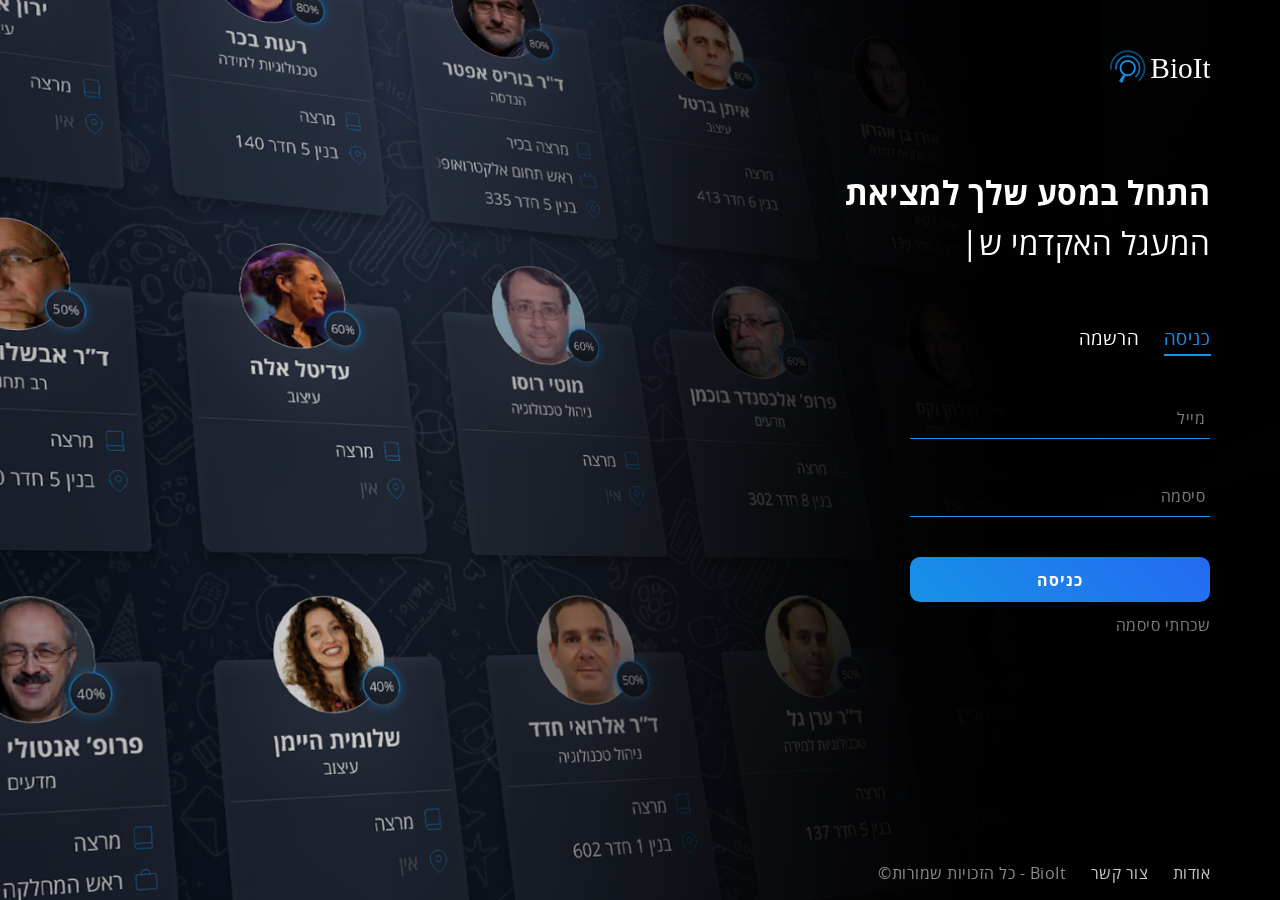
<file: index.html>
<!DOCTYPE html>
<html lang="he" class="no-js">

<head>
  <meta charset="UTF-8">
  <meta name="viewport" content="width=device-width, initial-scale=1, user-scalable=yes" />
  <link href="open_sans_hebrew/stylesheet.css" rel="stylesheet" />
  <link rel="icon" href="images/favicon.ico" type="image/ico" sizes="16x16">

  <link rel="stylesheet" type="text/css" href="css/normalize.css" />
  <link rel="stylesheet" type="text/css" href="css/demo.css" />
  <link rel="stylesheet" type="text/css" href="css/component.css" />
  <link rel="stylesheet" type="text/css" href="css/cs-select.css" />
  <link rel="stylesheet" type="text/css" href="css/cs-skin-boxes.css" />
  <link rel="stylesheet" type="text/css" href="css/mainStyle.css" />
  <script src="https://ajax.googleapis.com/ajax/libs/jquery/3.4.1/jquery.min.js"></script>
  <script src="jScript/modernizr.custom.js"></script>
  <script src="jScript/jquery.js"></script>
  <title>BioIT</title>
</head>

<body>
  <div id="container" class="login-screen-bg">
    <img id="logo-img" src="images/logo.svg" alt="logo bioit" />
    <div id="login-bg">
      <div id="login" class="login-shadow">
        <div class="disappear">
          <h1>התחל במסע שלך למציאת</h1>
          <h2 class="type-it"></h2>
          <div id="login-nav">
            <ul id="login-ul">
              <li><a href="#" rel="logintab" class="active">כניסה</a></li>
              <li><a href="#" rel="regtab" id="regtabHeader">הרשמה</a></li>
            </ul>
            <!-- <div id="underline"></div> -->
          </div>
          <form action="registration.html" id="logintab" class="form-slider">
            <div class="input-group">
              <input class="email" type="email" required />
              <label for="email">מייל</label>
              <span class="input-bar"></span>
            </div>
            <div class="input-group">
              <input class="pass" type="password" required />
              <label for="pass">סיסמה</label>
              <span class="input-bar"></span>
            </div>
            <button id="login-btn" type="submit">כניסה</button>
            <a href="#" class="forgot-pass">שכחתי סיסמה</a>
          </form>
          <form id="regtab" class="form-slider">
            <div class="input-group">
              <input class="email" id="signup-email" type="email" required />
              <label for="email">מייל</label>
              <span class="input-bar"></span>
            </div>
            <div class="input-group">
              <input class="pass" id="signup-password" type="password" required />
              <label for="pass">סיסמה</label>
              <span class="input-bar"></span>
            </div>
            <div class="input-group">
              <input class="pass" id="confirm-signup-password" type="password" required />
              <label for="pass">וידוא סיסמה</label>
              <span class="input-bar"></span>
            </div>
            <button id="register-btn" type="submit">הרשמה</button>
          </form>
        </div>
      </div>
    </div>
    <footer>
      <ul>
        <li><a href="about.html" id="#about-btn">אודות</a></li>
        <li><a href="#">צור קשר</a></li>
      </ul>
      <span>BioIt - כל הזכויות שמורות©</span>
    </footer>
  </div>
</body>

</html>
</file>
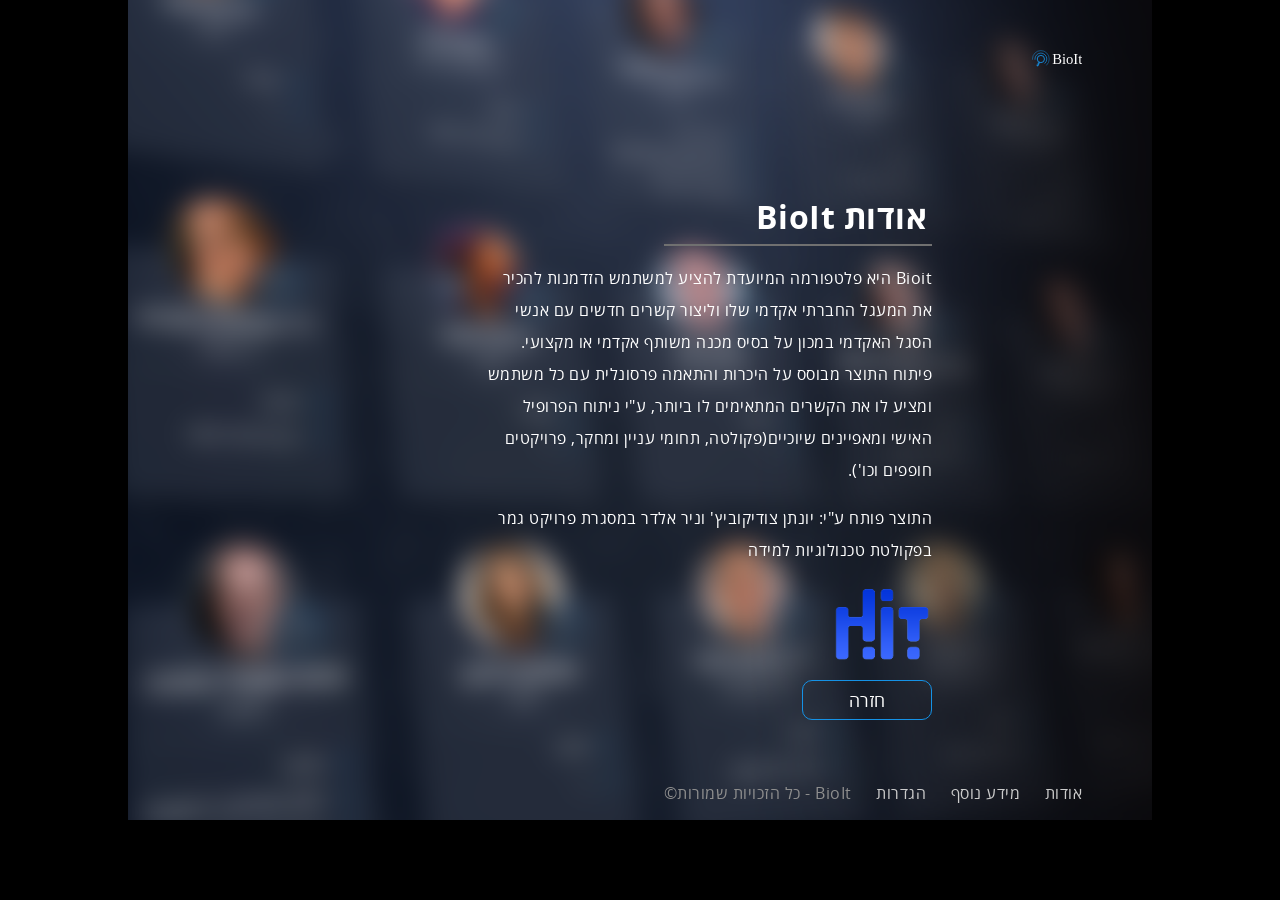
<file: about.html>
<!DOCTYPE html>
<html lang="en">
<head>
 <meta charset="UTF-8">
 <meta name="viewport" content="width=device-width, initial-scale=1.0, user-scalable=yes"/>
 <link href="open_sans_hebrew/stylesheet.css" rel="stylesheet"/>
 <link rel="stylesheet" href="mainStyle.css"/>
 <link rel="icon" href="images/favicon.ico" type="image/ico" sizes="16x16">
 <script src="https://ajax.googleapis.com/ajax/libs/jquery/3.4.1/jquery.min.js"></script>
 <script src="jScript/jquery.js"></script>
 <title>about BioIT</title>
</head>
<body>
 <div id="container">
  <div id="login-bg2">
  <a  href="./index.html"><img id="logo-img" src="images/logo.svg" alt="logo bioit"></a>
  <div id="login">
  <div id="reg-container">
    <section id="section1" class="about-page">
      <h1>אודות BioIt</h1>
      <hr/>
      <p>
      Bioit היא פלטפורמה המיועדת להציע למשתמש הזדמנות להכיר את המעגל החברתי אקדמי שלו
      וליצור קשרים חדשים עם אנשי הסגל האקדמי במכון על בסיס מכנה משותף אקדמי או מקצועי.
      פיתוח התוצר מבוסס על היכרות והתאמה פרסונלית עם כל משתמש ומציע לו את הקשרים
      המתאימים לו ביותר, ע"י ניתוח הפרופיל האישי ומאפיינים שיוכיים(פקולטה, תחומי עניין ומחקר,
      פרויקטים חופפים וכו').
      </p>
      <p>
        התוצר פותח ע"י: יונתן צודיקוביץ' וניר אלדר במסגרת פרויקט גמר בפקולטת טכנולוגיות למידה
      </p>
      <img src="images/HIT-logo.png" alt="Holon Institute of Technology logo">
    </section>
  </div>
  <a href="./index.html"><button id="backBtn" class="nextButton fadeIn">חזרה</button></a>
  </div>
  <footer>
    <ul>
      <li><a href="#">אודות</a></li>
      <li><a href="#">מידע נוסף</a></li>
      <li><a href="#">הגדרות</a></li>
    </ul>
    <span>BioIt - כל הזכויות שמורות©</span>
  </footer>
</div>
</body>
</html>
</file>
<file: open_sans_hebrew/stylesheet.css>
@font-face {
  font-family: 'Open Sans Hebrew';
  src: url('opensanshebrew-bold-webfont.eot'); /* IE9 Compat Modes */
  src: url('opensanshebrew-bold-webfont.eot?#iefix') format('embedded-opentype'), /* IE6-IE8 */
       url('opensanshebrew-bold-webfont.woff') format('woff'), /* Modern Browsers */
       url('opensanshebrew-bold-webfont.ttf')  format('truetype'), /* Safari, Android, iOS */
       url('opensanshebrew-bold-webfont.svg#8b4b25a9e6dee2304c08fefb363a9190') format('svg'); /* Legacy iOS */
       
  font-style:   normal;
  font-weight:  700;
}

@font-face {
  font-family: 'Open Sans Hebrew';
  src: url('opensanshebrew-bolditalic-webfont.eot'); /* IE9 Compat Modes */
  src: url('opensanshebrew-bolditalic-webfont.eot?#iefix') format('embedded-opentype'), /* IE6-IE8 */
       url('opensanshebrew-bolditalic-webfont.woff') format('woff'), /* Modern Browsers */
       url('opensanshebrew-bolditalic-webfont.ttf')  format('truetype'), /* Safari, Android, iOS */
       url('opensanshebrew-bolditalic-webfont.svg#c21c03ab7080535ee57497eccfdf86e3') format('svg'); /* Legacy iOS */
       
  font-style:   italic;
  font-weight:  700;
}

@font-face {
  font-family: 'Open Sans Hebrew';
  src: url('opensanshebrew-extrabold-webfont.eot'); /* IE9 Compat Modes */
  src: url('opensanshebrew-extrabold-webfont.eot?#iefix') format('embedded-opentype'), /* IE6-IE8 */
       url('opensanshebrew-extrabold-webfont.woff') format('woff'), /* Modern Browsers */
       url('opensanshebrew-extrabold-webfont.ttf')  format('truetype'), /* Safari, Android, iOS */
       url('opensanshebrew-extrabold-webfont.svg#f7e80113069d64680d94be62885b159d') format('svg'); /* Legacy iOS */
       
  font-style:   normal;
  font-weight:  900;
}

@font-face {
  font-family: 'Open Sans Hebrew';
  src: url('opensanshebrew-extrabolditalic-webfont.eot'); /* IE9 Compat Modes */
  src: url('opensanshebrew-extrabolditalic-webfont.eot?#iefix') format('embedded-opentype'), /* IE6-IE8 */
       url('opensanshebrew-extrabolditalic-webfont.woff') format('woff'), /* Modern Browsers */
       url('opensanshebrew-extrabolditalic-webfont.ttf')  format('truetype'), /* Safari, Android, iOS */
       url('opensanshebrew-extrabolditalic-webfont.svg#0aa7139bf6d3c365c59c140c3c8e269e') format('svg'); /* Legacy iOS */
       
  font-style:   italic;
  font-weight:  900;
}

@font-face {
  font-family: 'Open Sans Hebrew';
  src: url('opensanshebrew-italic-webfont.eot'); /* IE9 Compat Modes */
  src: url('opensanshebrew-italic-webfont.eot?#iefix') format('embedded-opentype'), /* IE6-IE8 */
       url('opensanshebrew-italic-webfont.woff') format('woff'), /* Modern Browsers */
       url('opensanshebrew-italic-webfont.ttf')  format('truetype'), /* Safari, Android, iOS */
       url('opensanshebrew-italic-webfont.svg#c710e2592c6201f5dff5fe5ae74e9d58') format('svg'); /* Legacy iOS */
       
  font-style:   italic;
  font-weight:  400;
}

@font-face {
  font-family: 'Open Sans Hebrew';
  src: url('opensanshebrew-light-webfont.eot'); /* IE9 Compat Modes */
  src: url('opensanshebrew-light-webfont.eot?#iefix') format('embedded-opentype'), /* IE6-IE8 */
       url('opensanshebrew-light-webfont.woff') format('woff'), /* Modern Browsers */
       url('opensanshebrew-light-webfont.ttf')  format('truetype'), /* Safari, Android, iOS */
       url('opensanshebrew-light-webfont.svg#1e3cbe1d61c0f2b766b8aff35f09f556') format('svg'); /* Legacy iOS */
       
  font-style:   normal;
  font-weight:  200;
}

@font-face {
  font-family: 'Open Sans Hebrew';
  src: url('opensanshebrew-lightitalic-webfont.eot'); /* IE9 Compat Modes */
  src: url('opensanshebrew-lightitalic-webfont.eot?#iefix') format('embedded-opentype'), /* IE6-IE8 */
       url('opensanshebrew-lightitalic-webfont.woff') format('woff'), /* Modern Browsers */
       url('opensanshebrew-lightitalic-webfont.ttf')  format('truetype'), /* Safari, Android, iOS */
       url('opensanshebrew-lightitalic-webfont.svg#c137a74dd645478d57aebcd9a32af039') format('svg'); /* Legacy iOS */
       
  font-style:   italic;
  font-weight:  200;
}

@font-face {
  font-family: 'Open Sans Hebrew';
  src: url('opensanshebrew-regular-webfont.eot'); /* IE9 Compat Modes */
  src: url('opensanshebrew-regular-webfont.eot?#iefix') format('embedded-opentype'), /* IE6-IE8 */
       url('opensanshebrew-regular-webfont.woff') format('woff'), /* Modern Browsers */
       url('opensanshebrew-regular-webfont.ttf')  format('truetype'), /* Safari, Android, iOS */
       url('opensanshebrew-regular-webfont.svg#265e1bf8eadfa92b8d955acd546bd2c3') format('svg'); /* Legacy iOS */
       
  font-style:   normal;
  font-weight:  400;
}
</file>
<file: css/demo.css>
@import url(http://fonts.googleapis.com/css?family=Raleway:400,700);
@font-face {
	font-weight: normal;
	font-style: normal;
	font-family: 'codropsicons';
	src:url('../fonts/codropsicons/codropsicons.eot');
	src:url('../fonts/codropsicons/codropsicons.eot?#iefix') format('embedded-opentype'),
		url('../fonts/codropsicons/codropsicons.woff') format('woff'),
		url('../fonts/codropsicons/codropsicons.ttf') format('truetype'),
		url('../fonts/codropsicons/codropsicons.svg#codropsicons') format('svg');
}

*, *:after, *:before { -webkit-box-sizing: border-box; box-sizing: border-box; }
.clearfix:before, .clearfix:after { content: ''; display: table; }
.clearfix:after { clear: both; }

html, body, .container {
	height: 100%;
}

body {
	font-weight: 400;
	font-size: 1em;
	overflow: hidden;
	min-height: 590px;
}

/* Top Navigation Style */
.codrops-top {
	margin-top: 1em;
}

.codrops-top a {
	font-size: 0.69em;
	padding: 0 0.25em;
	display: inline-block;
	text-decoration: none;
	font-size: 1.2em;
}

.codrops-icon:before {
	margin: 0 4px;
	text-transform: none;
	font-weight: normal;
	font-style: normal;
	font-variant: normal;
	font-family: 'codropsicons';
	line-height: 1;
	-webkit-font-smoothing: antialiased;
}

.codrops-icon-drop:before {
	content: "\e001";
}

.codrops-icon-prev:before {
	content: "";
	background-image: url('/images/corner-up-right.svg');
	height: 25px;
	width: 25px;
	position: absolute;
	top: 95px;
}

.codrops-icon-info:before {
	content: "\e003";
}

.codrops-icon span {
	display: none;
	position: absolute;
	font-size: 0.85em;
	padding: 0.5em 0 0 0.25em;
	font-weight: 700;
}

.codrops-icon:hover span {
	display: block;
	color: #6a7b7e;
}

.overview {
	color: white;
	display: block;
	overflow: scroll;
}
</file>
<file: css/component.css>
*{
	direction: rtl;
}
body {
	font-family: "Open Sans Hebrew", sans-serif;
	background-image: url('../images/registrationBackground.png');
	background-repeat: no-repeat;
	background-size: cover;
	background-attachment: fixed;
}
/* Main form wrapper */
.fs-form-wrap {
	position: relative;
	width: 100%;
	height: 100%;
	color: #fff;
}

.overview .fs-form-wrap {
	height: auto;
}

/* Title */
.fs-title {
	position: absolute;
	top: 0;
	left: 0;
	margin: 0;
	padding: 40px;
	width: 100%;
}

.fs-title h1 {
	margin: 0;
}

/* Form */
.fs-form {
	position: relative;
	text-align: left;
	font-size: 2.5em;
}

.no-js .fs-form {
	padding: 0 0 6em 0;
}

/* Views (fullscreen and overview)*/
.fs-form-full {
	top: 32%;
	margin: 0 auto;
	width: 70%;
}

.fs-form-full,
.fs-message-error {
	max-width: 960px;
}

.fs-form-overview {
	padding: 2.5em 30% 6em;
	width: 100%;
	height: 100%;
	background-image: url('../images/registrationBackground.svg');
	color: white;
	font-size: 1.2em;
}

.fs-form-overview .fs-fields::before {
	display: block;
	margin-bottom: 2.5em;
	color: white;
	text-align: right;
	content: 'סיכום הפרופיל';
	font-weight: 700;
	font-size: 1.85em;
}

/* Switch view animation (we hide the current view, switch the view class and show it again) */
.fs-form.fs-show {
	-webkit-animation: animFadeIn 0.5s;
	animation: animFadeIn 0.5s;
}

@-webkit-keyframes animFadeIn {
	0% { opacity: 0; }
	100% { opacity: 1; }
}

@keyframes animFadeIn {
	0% { opacity: 0; }
	100% { opacity: 1; }
}

.fs-form.fs-show .fs-fields {
	-webkit-animation: animMove 0.5s;
	animation: animMove 0.5s;
}

@-webkit-keyframes animMove {
	from { top: 100px; }
}

@keyframes animMove {
	from { top: 100px; }
} /* we need to use top here because otherwise all our fixed elements will become absolute */

/* Visibility control of elements */
.fs-form-full .fs-fields > li,
.fs-nav-dots, 
.fs-progress,
.fs-numbers,
button.fs-continue,
.fs-message-error,
.fs-message-final {
	visibility: hidden;
}

.no-js .fs-form-full .fs-fields > li {
	visibility: visible;
}

.fs-show {
	visibility: visible !important;
}

/* Some general styles */
.fs-form-wrap button {
	border: none;
	background: none;
}

.fs-form-wrap button[disabled] {
	opacity: 0.3;
	pointer-events: none;
}

.fs-form-wrap input:focus,
.fs-form-wrap button:focus {
	outline: none;
}

/* Hide the submit button */
.fs-form .fs-submit {
	display: none;
}

/* Fields */
.fs-fields {
	position: relative;
	border-radius: 10px;
	margin: 0 auto;
	padding: 50px;
	top: 0;
	list-style: none;
}

.overview .fs-fields {
	background: rgba(255,255,255,0.1);
	width: 700px;
}

.fs-fields > li {
	position: relative;
	z-index: 1;
	margin: 0;
	padding: 0;
	border: none;
}

.fs-fields > li:hover {
	z-index: 999;
}

.js .fs-form-full .fs-fields > li {
	position: absolute;
	width: 100%;
}

.fs-form-overview .fs-fields > li,
.no-js .fs-form .fs-fields > li {
	margin: 1em 0 2em;
	padding: 0 0 2em 0;
	border-bottom: 2px solid rgba(0,0,0,0.1);
}

/* Labels & info */
.fs-fields > li label {
	position: relative;
}

.fs-fields > li label.fs-field-label {
	display: inline-block;
	padding: 0 5px 1em 0;
	font-weight: 700;
	pointer-events: none;
	text-align: right;
	width: 100%;
}

.fs-form-full .fs-fields > li label[data-info]::after {
	position: relative;
	display: inline-block;
	margin-right: 10px;
	width: 24px;
	height: 24px;
	border: 2px solid rgba(255,255,255,0.4);
	color: rgba(255,255,255,0.4);
	border-radius: 50%;
	content: 'i';
	vertical-align: top;
	text-align: center;
	font-weight: 700;
	font-style: italic;
	font-size: 14px;
	font-family: Georgia, serif;
	line-height: 20px;
	cursor: pointer;
	pointer-events: auto;
}

.fs-form-full .fs-fields > li label[data-info]::before {
    position: absolute;
    bottom: 85%;
   	right: 0;
    padding: 0 0 10px;
    min-width: 200px;
	content: attr(data-info);
	font-size: 0.4em;
	color: #6a7b7e;
    opacity: 0;
    -webkit-transition: opacity 0.3s, -webkit-transform 0.3s;
    transition: opacity 0.3s, transform 0.3s;
    -webkit-transform: translate3d(0,-5px,0);
    transform: translate3d(0,-5px,0);
    pointer-events: none;
}

.fs-form-full .fs-fields > li label[data-info]:hover::before {
    opacity: 1;
    -webkit-transform: translate3d(0,0,0);
    transform: translate3d(0,0,0);
}

.fs-form-full .fs-fields > li label:hover ~ .fs-info,
.fs-form-full .fs-fields > li .fs-info:hover {
	opacity: 1;
	-webkit-transform: translateY(0);
	transform: translateY(0);
	pointer-events: auto;
}

/* Inputs */
.fs-fields input {
	display: block;
	margin: 0 0 1em 0;
	padding: 0 0 0.15em;
	width: 100%;
	border: none;
	border-bottom: 2px solid #676767;
	background-color: transparent;
	color: #fff;
	text-overflow: ellipsis;
	font-weight: bold;
	font-size: 1.5em;
	border-radius: 0;
}

.fs-fields input:invalid {
	box-shadow: none; /* removes red shadow in FF*/
}

.fs-form-overview .fs-fields input {
	border-bottom-color: transparent;
	color: #a5a5a5;
}

.fs-fields [required] {
	background-image: url('../images/required.svg');
	background-position: top left;
	background-size: 30px;
	background-repeat: no-repeat;
}

.fs-fields input:focus {
	border-bottom-color: #1792E6;
}

.fs-form-overview .fs-fields input {
	font-size: 1.2em;
}

.fs-fields .fs-radio-custom input[type="radio"] {
	position: absolute;
	display: block;
	margin: 30px auto 20px;
	margin: 0 auto 20px;
	width: 100%;
	height: 100%;
	opacity: 0;
	cursor: pointer;
}

.fs-fields > li .fs-radio-custom span {
	float: right;
	position: relative;
	margin-left: 3%;
	margin-top: 2%;
	text-align: center;
	font-weight: 700;
	font-size: 50%;
}
.fs-fields > li:nth-child(1) .fs-radio-custom span label, .overview .fs-fields > li:nth-child(1) .fs-radio-custom span label {
	background-color: #1792E6;
	color: #fff;
	border: 1px solid rgba(255,255,255,0.1);
	padding: 10px 1.3em;
}
.fs-fields > li .fs-radio-custom span label {
	padding: 10px 25px;
	border: 1px solid rgba(255,255,255,0.4);
	border-radius: 10px;
	color: rgba(255,255,255,0.4);
	-webkit-transition: color 0.3s;
	transition: color,border 0.3s;
}
.fs-fields > li .fs-radio-custom span label:hover {
	padding: 10px 25px;
	border: 1px solid #fff;
}
.overview .fs-fields > li .fs-radio-custom span label {
	color: rgba(255,255,255,0.4);
}

.fs-form-overview .fs-fields > li .fs-radio-custom span {
	max-width: 140px;
}

.fs-form-overview .fs-fields > li .fs-radio-custom span {
	font-size: 75%;
}

.fs-fields > li .fs-radio-custom label {
	display: block;
	width: 100%;
	height: 100%;
	cursor: pointer;
}

.fs-fields .fs-radio-custom label::after {
	position: absolute;
	top: 50%;
	left: 50%;
	width: 100%;
	height: 100%;
	background-position: 50% 0%;
	background-size: 85%;
	background-repeat: no-repeat;
	content: '';
	opacity: 0.5;
	-webkit-transition: opacity 0.2s;
	transition: opacity 0.2s;
	-webkit-transform: translate(-50%,-50%);
	transform: translate(-50%,-50%);
}

/* .fs-fields .fs-radio-custom label.radio-mobile::after {
	background-image: url(../img/mobile.svg);
}

.fs-fields .fs-radio-custom label.radio-social::after {
	background-image: url(../img/social.svg);
}

.fs-fields .fs-radio-custom label.radio-conversion::after {
	background-image: url(../img/conversion.svg);
} */

.fs-fields .fs-radio-custom label:hover::after,
.fs-fields input[type="radio"]:focus + label::after,
.fs-fields input[type="radio"]:checked + label::after {
	opacity: 1;
}

.fs-fields .fs-radio-custom input[type="radio"]:checked + label {
	color: #1792E6;
}

.fs-form-overview .fs-fields .fs-radio-custom input[type="radio"]:checked + label {
	color: #1792E6;
}

.fs-fields textarea {
	padding: 0.25em;
	width: 100%;
	height: 200px;
	border: 2px solid rgba(0,0,0,0.2);
	background-color: transparent;
	color: #fffed8;
	font-weight: 700;
	font-size: 0.85em;
	resize: none;
}

.fs-form-overview .fs-fields textarea {
	height: 100px;
	color: rgba(0,0,0,0.5);
}

.fs-fields textarea:focus {
	outline: none;
}

.fs-form-overview .fs-fields textarea {
	padding: 0;
	border-color: transparent;
}

.fs-form-overview .fs-fields textarea:focus {
	background: #fffed8;
}

.fs-form div.cs-select.cs-skin-boxes {
	display: block;
}

.fs-form-overview .cs-skin-boxes > span {
	border-radius: 5px;
	width: 170px;
	height: 50px;
	font-size: 1.2em;
}

.fs-form-overview .cs-skin-boxes > span::before {
	padding-top: 50px;
	box-shadow: 0 20px 0 #292c30, inset 0 -5px #292c30;
}

#q6 {
	padding-left: 0;
	width: 3em;
}
#q9, #q10 {
	font-size: 0.8em;
}
#q12 input {
	margin-left: 10px;
}
#q11 input, #q12 input {
	font-size: 0.7em;
	margin: 0 0 0.2em 0;
	width: 80%;
}
#q11 .row, #q12 .row {
	text-align: right;
	display: flex;
}
#q11 .fs-radio-custom span label, #q12 .fs-radio-custom span label{
	border: none;
	padding: 0px 25px 10px;
}
.overview #q11 .fs-radio-custom span label, .ovreview #q12 .fs-radio-custom span label{
	padding: 0px 10px 15px;
}
#q11 .fs-radio-custom span label:hover, #q12 .fs-radio-custom span label:hover{
	border: none;
	color: #1792E6;
}
#q11 label.fs-field-label, #q12 label.fs-field-label {
	padding-bottom: 0.5em;
}
#q11 span, #q12 span {
	margin: 0;
}
#q11 .row input:nth-child(1), #q11 .row input:nth-child(2){
	width: 6em;
	margin-left: 10px;
}


/* placeholder */
.fs-fields input::-webkit-input-placeholder,
.fs-fields textarea::-webkit-input-placeholder {
	color: #676767;
}

.fs-fields input:-moz-placeholder,
.fs-fields textarea:-moz-placeholder {
	color: #676767;
}

.fs-fields input::-moz-placeholder,
.fs-fields textarea::-moz-placeholder {
	color: #676767;
}

.fs-fields input:-ms-input-placeholder,
.fs-fields textarea:-ms-input-placeholder {
	color: #676767;
}

/* Hide placeholder when focused in Webkit browsers */
.fs-fields input:focus::-webkit-input-placeholder {
	color: transparent;
}

/* Dot navigation */
.fs-nav-dots {
	position: absolute;
	top: 50%;
	right: 60px;
	left: auto;
	-webkit-transform: translateY(-50%);
	transform: translateY(-50%);
}

.fs-nav-dots button {
	position: relative;
	display: block;
	padding: 0;
	margin: 16px 0;
	width: 16px;
	height: 16px;
	border-radius: 50%;
	background: transparent;
	-webkit-transition: -webkit-transform 0.3s ease, opacity 0.3s ease;
	transition: transform 0.3s ease, opacity 0.3s ease;
}

.fs-nav-dots button::before,
.fs-nav-dots button::after {
	position: absolute;
	top: 0;
	left: 0;
	width: 100%;
	height: 100%;
	border-radius: 50%;
	background-color: #676767;
	content: '';
	text-indent: 0;
	-webkit-backface-visibility: hidden;
	backface-visibility: hidden;
}

.fs-nav-dots button::after {
	background-color: #676767;
	-webkit-transform: perspective(1000px) rotate3d(0,1,0,180deg);
	transform: perspective(1000px) rotate3d(0,1,0,180deg);
}

.fs-nav-dots button.fs-dot-current {
	-webkit-transform: perspective(1000px) rotate3d(0,1,0,180deg);
	transform: perspective(1000px) rotate3d(0,1,0,180deg);
}

.fs-nav-dots button:hover::before,
.fs-nav-dots button.fs-dot-current::before {
	background:#1792E6;
}

/* Progress bar */
.fs-progress {
	position: absolute;
	top: 0;
	width: 0%;
	height: 0.5em;
	background: #1792E6;
	-webkit-transition: width 0.3s ease-in-out;
	transition: width 0.3s ease-in-out;
}

/* Number indicator */
.fs-numbers {
	position: absolute;
	top: 0;
	left: 0;
	overflow: hidden;
	color: #676767;
	margin: 40px;
	width: 2.6em;
	font-weight: 700;
	font-size: 2em;
	font-family: "Helvetica Neue", Helvetica, Arial, sans-serif;
	cursor: default;
}

.fs-numbers:after {
	position: absolute;
	width: 100%;
	text-align: center;
	content: '/';
	font-weight: 300;
	opacity: 0.4;
	left: 0;
}

.fs-numbers span {
	float: right;
	width: 40%;
	text-align: center;
}

.fs-numbers .fs-number-current {
	float: left;
}

.fs-numbers .fs-number-new {
	position: absolute;
	left: 0;
	-webkit-transform: translateY(100%);
	transform: translateY(100%);
}

/* Animations for numbers */
/* Show next number */
.fs-numbers.fs-show-next .fs-number-new {
	-webkit-animation: animMoveUpFromDown 0.4s both;
	animation: animMoveUpFromDown 0.4s both;
}

@-webkit-keyframes animMoveUpFromDown {
	from { -webkit-transform: translateY(100%); }
	to { -webkit-transform: translateY(0); }
}

@keyframes animMoveUpFromDown {
	from { -webkit-transform: translateY(100%); transform: translateY(100%); }
	to { -webkit-transform: translateY(0); transform: translateY(0); }
}

.fs-numbers.fs-show-next .fs-number-current {
	-webkit-animation: animMoveUp 0.4s both;
	animation: animMoveUp 0.4s both;
}

@-webkit-keyframes animMoveUp {
	to { -webkit-transform: translateY(-100%); }
}

@keyframes animMoveUp {
	to { -webkit-transform: translateY(-100%); transform: translateY(-100%); }
}

/* Show previous number */
.fs-numbers.fs-show-prev .fs-number-new {
	-webkit-animation: animMoveDownFromUp 0.4s both;
	animation: animMoveDownFromUp 0.4s both;
}

@-webkit-keyframes animMoveDownFromUp {
	from { -webkit-transform: translateY(-100%); }
	to { -webkit-transform: translateY(0); }
}

@keyframes animMoveDownFromUp {
	from { -webkit-transform: translateY(-100%); transform: translateY(-100%); }
	to { -webkit-transform: translateY(0); transform: translateY(0); }
}

.fs-numbers.fs-show-prev .fs-number-current {
	-webkit-animation: animMoveDown 0.4s both;
	animation: animMoveDown 0.4s both;
}

@-webkit-keyframes animMoveDown {
	to { -webkit-transform: translateY(100%); }
}

@keyframes animMoveDown {
	to { -webkit-transform: translateY(100%); transform: translateY(100%); }
}

/* Continue button and submit button */
button.fs-submit,
button.fs-continue {
	padding: 0.6em 2em;
	border: 2px solid #fff;
	border-radius: 12px;
	font-weight: 700;
	color: #fff;
}

.fs-form-overview .fs-submit,
.no-js .fs-form .fs-submit  {
	display: block;
	float: right;
}

.fs-form-overview .fs-submit {
	margin-top: 20px;
	border-color: white;
	color: white;
}

button.fs-continue {
	position: absolute;
	left: 0;
	bottom: 0;
	margin: 0 0 60px 40px;
	font-size: 1.25em;
}

button.fs-submit:hover,
button.fs-submit:focus,
button.fs-continue:hover {
	background: #1792E6;
	color: #fff;
}

.fs-continue::after {
	position: absolute;
	top: 100%;
	left: 0;
	width: 100%;
	line-height: 3;
	text-align: center;
	background: transparent;
	color: #676767;
	content: 'או לחץ ENTER';
	font-size: 0.65em;
	pointer-events: none;
}

/* Error message */
.fs-message-error {
	position: absolute;
	bottom: 54%;
	left: 46%;
	z-index: 800;
	max-width: 960px;
	width: 70%;
	color: #eb7e7f;
	font-weight: 700;
	font-size: 1em;
	opacity: 0;
	-webkit-transform: translate3d(-50%,-5px,0);
	transform: translate3d(-50%,-5px,0);
}

.fs-message-error.fs-show {
	opacity: 1;
	-webkit-transition: -webkit-transform 0.3s, opacity 0.3s;
	transition: transform 0.3s, opacity 0.3s;
	-webkit-transform: translate3d(-50%,0,0);
	transform: translate3d(-50%,0,0);
}

/* Animation classes & animations */
.fs-form li.fs-current {
	visibility: visible;
}

.fs-form li.fs-hide,
.fs-form li.fs-show {
	pointer-events: none;
}

/* Hide current li when navigating to next question */
.fs-form .fs-display-next .fs-hide {
	visibility: visible;
}

.fs-form .fs-display-next .fs-hide .fs-anim-lower,
.fs-form .fs-display-next .fs-hide .fs-anim-upper {
	-webkit-animation: animHideNext 0.5s cubic-bezier(0.7,0,0.3,1) forwards;
	animation: animHideNext 0.5s cubic-bezier(0.7,0,0.3,1) forwards;
}

.fs-form .fs-display-next .fs-hide .fs-anim-lower {
	-webkit-animation-delay: 0.1s;
	animation-delay: 0.1s;
}

@-webkit-keyframes animHideNext {
	to { opacity: 0; -webkit-transform: translate3d(0,-500px,0); }
}

@keyframes animHideNext {
	to { opacity: 0; -webkit-transform: translate3d(0,-500px,0); transform: translate3d(0,-500px,0); }
}

/* Show new li when navigating to next question */
.fs-form .fs-display-next .fs-show .fs-anim-lower,
.fs-form .fs-display-next .fs-show .fs-anim-upper {
	-webkit-animation: animShowNext 0.5s cubic-bezier(0.7,0,0.3,1) both 0.15s;
	animation: animShowNext 0.5s cubic-bezier(0.7,0,0.3,1) both 0.15s;
}

.fs-form .fs-display-next .fs-show .fs-anim-lower {
	-webkit-animation-delay: 0.25s;
	animation-delay: 0.25s;
}

@-webkit-keyframes animShowNext {
	from { opacity: 0; -webkit-transform: translate3d(0,500px,0); }
}

@keyframes animShowNext {
	from { opacity: 0; -webkit-transform: translate3d(0,500px,0); transform: translate3d(0,500px,0); }
}

/* Hide current li when navigating to previous question */
.fs-form .fs-display-prev .fs-hide {
	visibility: visible;
}

.fs-form .fs-display-prev .fs-hide .fs-anim-lower,
.fs-form .fs-display-prev .fs-hide .fs-anim-upper {
	-webkit-animation: animHidePrev 0.5s cubic-bezier(0.7,0,0.3,1) forwards;
	animation: animHidePrev 0.5s cubic-bezier(0.7,0,0.3,1) forwards;
}

.fs-form .fs-display-prev .fs-hide .fs-anim-upper {
	-webkit-animation-delay: 0.1s;
	animation-delay: 0.1s;
}

@-webkit-keyframes animHidePrev {
	to { opacity: 0; -webkit-transform: translate3d(0,500px,0); }
}

@keyframes animHidePrev {
	to { opacity: 0; -webkit-transform: translate3d(0,500px,0); transform: translate3d(0,500px,0); }
}

/* Show new li when navigating to previous question */
.fs-form .fs-display-prev .fs-show .fs-anim-lower,
.fs-form .fs-display-prev .fs-show .fs-anim-upper {
	-webkit-animation: animShowPrev 0.5s cubic-bezier(0.7,0,0.3,1) both 0.15s;
	animation: animShowPrev 0.5s cubic-bezier(0.7,0,0.3,1) both 0.15s;
}

.fs-form .fs-display-prev .fs-show .fs-anim-upper {
	-webkit-animation-delay: 0.25s;
	animation-delay: 0.25s;
}

@-webkit-keyframes animShowPrev {
	from { opacity: 0; -webkit-transform: translate3d(0,-500px,0); }
}

@keyframes animShowPrev {
	from { opacity: 0; -webkit-transform: translate3d(0,-500px,0); transform: translate3d(0,-500px,0); }
}

/* Remove IE clear cross */
input[type=text]::-ms-clear {
    display: none;
}

/* Adjust form for smaller screens */
@media screen and (max-width: 52.5em) {
	body {
		min-height: 500px;
	}

	.fs-form-wrap {
		font-size: 70%;
	}

	.fs-form {
		top: 6em;
		right: 2em;
		left: 0;
		padding: 0 3.75em 0 1em;
		width: auto;
		font-size: 2em;
	}

	.fs-form.fs-form-overview {
		top: 0;
		right: 0;
		padding: 1.5em 1em 8em 1em;
		font-size: 1.5em;
	}

	.fs-title {
		padding: 20px;
	}

	.fs-numbers {
		margin: 20px;
	}

	.fs-nav-dots {
		right: 25px;
	}

	button.fs-continue {
		right: 20px;
		bottom: 20px;
		margin: 0;
		padding: 50px 0 0 50px;
		width: 50px;
		height: 50px;
		border-radius: 50%;
		font-size: 2em;
	}

	button.fs-continue::before {
		position: absolute;
		top: 0;
		left: 0;
		width: 100%;
		height: 100%;
		content: '\27A1';
		text-align: center;
		font-size: 1em;
		line-height: 50px;
	}

	.fs-continue::after {
		content: '';
	}

	button.fs-submit {
		width: 100%;
		font-size: 1.25em;
	}

	.fs-message-error {
		bottom: 1.75em;
		left: 0;
		padding: 0 90px 0 2em;
		width: 100%;
		font-size: 1.5em;
		-webkit-transform: translate3d(0,-5px,0);
		transform: translate3d(0,-5px,0);
	}

	.fs-message-error.fs-show {
		-webkit-transform: translate3d(0,0,0);
		transform: translate3d(0,0,0);
	}
}
</file>
<file: css/cs-select.css>
/* Custom select */
/* Read the article: http://tympanus.net/codrops/2014/07/10/inspiration-for-custom-select-elements/ */
/* Demo: http://tympanus.net/Development/SelectInspiration/ */
/* GitHub: https://github.com/codrops/SelectInspiration */

/* Default custom select styles */
div.cs-select {
	display: inline-block;
	vertical-align: middle;
	position: relative;
	text-align: left;
	background: #fff;
	z-index: 100;
	width: 100%;
	max-width: 500px;
	-webkit-touch-callout: none;
	-webkit-user-select: none;
	-khtml-user-select: none;
	-moz-user-select: none;
	-ms-user-select: none;
	user-select: none;
}

div.cs-select:focus {
	outline: none; /* For better accessibility add a style for this in your skin */
}

.cs-select select {
	display: none;
}

.cs-select span {
	display: block;
	position: relative;
	cursor: pointer;
	padding: 1em;
	white-space: nowrap;
	overflow: hidden;
	text-overflow: ellipsis;
}

/* Placeholder and selected option */
.cs-select > span {
	padding-right: 3em;
}

.cs-select > span::after,
.cs-select .cs-selected span::after {
	position: absolute;
	top: 50%;
	-webkit-transform: translateY(-50%);
	transform: translateY(-50%);
	-webkit-font-smoothing: antialiased;
	-moz-osx-font-smoothing: grayscale;
}

.cs-select > span::after {
	content: '\25BE';
	left: 1em;
}

.cs-select .cs-selected span::after {
	content: '\2713';
	margin-left: 1em;
}

.cs-select.cs-active > span::after {
	-webkit-transform: translateY(-50%) rotate(180deg);
	transform: translateY(-50%) rotate(180deg);
}

/* Options */
.cs-select .cs-options {
	position: absolute;
	overflow: hidden;
	width: 100%;
	background: #fff;
	visibility: hidden;
	z-index: 10000;
}

.cs-select.cs-active .cs-options {
	visibility: visible;
}

.cs-select ul {
	list-style: none;
	margin: 0;
	padding: 0;
	width: 100%;
}

.cs-select ul span {
	padding: 1em;
}

.cs-select ul li.cs-focus span {
	background-color: #ddd;
}

/* Optgroup and optgroup label */
.cs-select li.cs-optgroup ul {
	padding-left: 1em;
}

.cs-select li.cs-optgroup > span {
	cursor: default;
}
</file>
<file: css/cs-skin-boxes.css>
/* Custom select */
/* Read the article: http://tympanus.net/codrops/2014/07/10/inspiration-for-custom-select-elements/ */
/* Demo: http://tympanus.net/Development/SelectInspiration/ */
/* GitHub: https://github.com/codrops/SelectInspiration */

/* Custom select skin: fullscreen color picker (adjusted for fullscreen form) */
div.cs-skin-boxes {
	background: transparent;
	font-size: 0.65em;
	font-weight: 700;
	max-width: 300px;
	z-index: 2000;
	color: #fff;
}

@media screen and (max-width: 30em) {
	div.cs-skin-boxes { font-size: 1em; }
}

.cs-skin-boxes > span {
	text-align: right;
	font-weight: normal;
	border: 3px solid #3F4E67;
	border-radius: 5px;
	width: 350px;
	height: 60px;
	padding: 7px 20px 0 0;
	background: #3F4E67;
}

div.cs-skin-boxes:focus > span {
	box-shadow: 0 0 0 2px rgba(255,255,255,0.1);
}

/* .cs-skin-boxes > span::before {
	content: '';
	display: block;
	padding: 20px;
	margin-left: -10px;
	box-shadow: 0 25px 0 #292c30, inset 0 -10px #292c30;
} */

.cs-skin-boxes > span::after,
.cs-skin-boxes.cs-active > span::after {
	top: auto;
	-webkit-transform: none;
	transform: none;
}

.cs-skin-boxes .cs-options {
	position: absolute;
	width: 800px;
	height: 200px;
	margin: 0 auto;
	overflow: auto;
	background: none;
	font-size: 12px;
	opacity: 0;
	-webkit-transition: opacity 0.3s, visibility 0s 0.3s;
	transition: opacity 0.3s, visibility 0s 0.3s;
}

.cs-skin-boxes.cs-active .cs-options {
	opacity: 1;
	-webkit-transition: opacity 0.3s;
	transition: opacity 0.3s;
}

.cs-skin-boxes .cs-options ul {
	position: absolute;
	width: 100%;
	height: 100%;
	padding: 10px;
}

.cs-skin-boxes .cs-options li {
	text-align: center;
	width: 25%;
	height: 37%;
	float: right;
	position: relative;
	cursor: pointer;
	border-radius: 14px;
	overflow: hidden;
	opacity: 0;
	color: rgba(255,255,255,1);
	border: 10px solid transparent;
	background-clip: padding-box;
	-webkit-transform: scale3d(0.8,0.8,1);
	transform: scale3d(0.8,0.8,1);
	box-shadow: inset 0 -6em 0 -2em #3F4E67, inset 0 -1px 1px #000;
	-webkit-transition: -webkit-transform 0.3s, opacity 0.3s;
	transition: transform 0.3s, opacity 0.3s;
}

@media screen and (max-width: 30em) {
	.cs-skin-boxes .cs-options li { box-shadow: none; border-width: 3px; border-radius: 8px;}
}

.cs-skin-boxes.cs-active .cs-options li {
	opacity: 1;
	-webkit-transform: scale3d(1,1,1);
	transform: scale3d(1,1,1);
}

.cs-skin-boxes.cs-active .cs-options li:nth-child(2) {
	-webkit-transition-delay: 0.01s;
	transition-delay: 0.01s;
}

.cs-skin-boxes.cs-active .cs-options li:nth-child(3) {
	-webkit-transition-delay: 0.02s;
	transition-delay: 0.02s;
}

.cs-skin-boxes.cs-active .cs-options li:nth-child(4) {
	-webkit-transition-delay: 0.03s;
	transition-delay: 0.03s;
}

.cs-skin-boxes.cs-active .cs-options li:nth-child(5) {
	-webkit-transition-delay: 0.04s;
	transition-delay: 0.04s;
}

.cs-skin-boxes.cs-active .cs-options li:nth-child(6) {
	-webkit-transition-delay: 0.05s;
	transition-delay: 0.05s;
}

.cs-skin-boxes.cs-active .cs-options li:nth-child(7) {
	-webkit-transition-delay: 0.06s;
	transition-delay: 0.06s;
}

.cs-skin-boxes.cs-active .cs-options li:nth-child(8) {
	-webkit-transition-delay: 0.07s;
	transition-delay: 0.07s;
}

.cs-skin-boxes.cs-active .cs-options li:nth-child(9) {
	-webkit-transition-delay: 0.08s;
	transition-delay: 0.08s;
}

.cs-skin-boxes.cs-active .cs-options li:nth-child(10) {
	-webkit-transition-delay: 0.09s;
	transition-delay: 0.09s;
}

.cs-skin-boxes.cs-active .cs-options li:nth-child(11) {
	-webkit-transition-delay: 0.1s;
	transition-delay: 0.1s;
}

.cs-skin-boxes.cs-active .cs-options li:nth-child(12) {
	-webkit-transition-delay: 0.11s;
	transition-delay: 0.11s;
}

.cs-skin-boxes.cs-active .cs-options li:nth-child(13) {
	-webkit-transition-delay: 0.12s;
	transition-delay: 0.12s;
}

.cs-skin-boxes.cs-active .cs-options li:nth-child(14) {
	-webkit-transition-delay: 0.13s;
	transition-delay: 0.13s;
}

.cs-skin-boxes.cs-active .cs-options li:nth-child(15) {
	-webkit-transition-delay: 0.14s;
	transition-delay: 0.14s;
}

.cs-skin-boxes.cs-active .cs-options li:nth-child(16) {
	-webkit-transition-delay: 0.15s;
	transition-delay: 0.15s;
}

.cs-skin-boxes.cs-active .cs-options li:nth-child(17) {
	-webkit-transition-delay: 0.16s;
	transition-delay: 0.16s;
}

.cs-skin-boxes.cs-active .cs-options li:nth-child(18) {
	-webkit-transition-delay: 0.17s;
	transition-delay: 0.17s;
}

.cs-skin-boxes.cs-active .cs-options li:nth-child(19) {
	-webkit-transition-delay: 0.18s;
	transition-delay: 0.18s;
}

.cs-skin-boxes.cs-active .cs-options li:nth-child(20) {
	-webkit-transition-delay: 0.19s;
	transition-delay: 0.19s;
}

.cs-skin-boxes .cs-options li.cs-selected::after {
	content: '\2714';
	color: rgba(0,0,0,0.1);
	position: absolute;
	font-size: 1.5em;
	top: 115%;
	left: 50%;
	-webkit-transform: translate3d(-50%,-50%,0) translate3d(0,-1em,0);
	transform: translate3d(-50%,-50%,0) translate3d(0,-1em,0);
}

.cs-skin-boxes .cs-options li.cs-selected span::after {
	content: '';
}

@media screen and (max-width: 30em) {
	.cs-skin-boxes .cs-options li.cs-selected::after { 
		-webkit-transform: translate3d(-50%,-50%,0);
		transform: translate3d(-50%,-50%,0);
	}
}

/* .cs-skin-boxes .cs-options li.color-588c75 {
	background-color: #588c75;
}

.cs-skin-boxes .cs-options li.color-b0c47f {
	background-color: #b0c47f;
}

.cs-skin-boxes .cs-options li.color-f3e395 {
	background-color: #f3e395;
}

.cs-skin-boxes .cs-options li.color-f3ae73 {
	background-color: #f3ae73;
}

.cs-skin-boxes .cs-options li.color-da645a {
	background-color: #da645a;
}

.cs-skin-boxes .cs-options li.color-79a38f {
	background-color: #79a38f;
}

.cs-skin-boxes .cs-options li.color-c1d099 {
	background-color: #c1d099;
}

.cs-skin-boxes .cs-options li.color-f5eaaa {
	background-color: #f5eaaa;
}

.cs-skin-boxes .cs-options li.color-f5be8f {
	background-color: #f5be8f;
}

.cs-skin-boxes .cs-options li.color-e1837b {
	background-color: #e1837b;
}

.cs-skin-boxes .cs-options li.color-9bbaab {
	background-color: #9bbaab;
}

.cs-skin-boxes .cs-options li.color-d1dcb2 {
	background-color: #d1dcb2;
}

.cs-skin-boxes .cs-options li.color-f9eec0 {
	background-color: #f9eec0;
}

.cs-skin-boxes .cs-options li.color-f7cda9 {
	background-color: #f7cda9;
}

.cs-skin-boxes .cs-options li.color-e8a19b {
	background-color: #e8a19b;
}

.cs-skin-boxes .cs-options li.color-bdd1c8 {
	background-color: #bdd1c8;
}

.cs-skin-boxes .cs-options li.color-e1e7cd {
	background-color: #e1e7cd;
}

.cs-skin-boxes .cs-options li.color-faf4d4 {
	background-color: #faf4d4;
}

.cs-skin-boxes .cs-options li.color-fbdfc9 {
	background-color: #fbdfc9;
}

.cs-skin-boxes .cs-options li.color-f1c1bd {
	background-color: #f1c1bd;
} */

.cs-skin-boxes .cs-options span {
	position: absolute;
	bottom: 0;
	width: 100%;
	line-height: 2em;
	text-transform: uppercase;
	letter-spacing: 1px;
}

@media screen and (max-width: 30em) {
	.cs-skin-boxes .cs-options span { display: none; }
}

.cs-skin-boxes .cs-options li span:hover,
.cs-skin-boxes li.cs-focus span,
.cs-skin-boxes li.cs-selected span {
	box-shadow: inset 0 -6em 0 -2em #1792E6, inset 0 -1px 1px #000;;
}
</file>
<file: css/mainStyle.css>
* {
  box-sizing: border-box;
}
/* html,
body {
  overflow: hidden;
} */
html {
  direction: rtl;
}
body {
  position: relative;
  font-family: "Open Sans Hebrew", sans-serif;
  margin: 0;
  height: 100%;
  letter-spacing: 0.5px;
  background-color: black;
}
a {
  text-decoration: none;
  color: #ccc;
}
#container {
  max-width: 80%;
  margin: 0 auto;
  height: 100%;
}
h1 {
  font-size: 2em;
  font-weight: medium;
  line-height: 1.36;
}
h2 {
  font-size: 2em;
  font-weight: normal;
  margin-top: -15px;
}
label,
input {
  display: block;
  margin-left: 20px;
  font-family: "Open Sans Hebrew", sans-serif;
  line-height: 1.5;
}

form {
  margin-top: 40px;
}

/***************KeyFrames********/
.type-it::after {
  content: "|";
  animation: blink ease 1s infinite;
}

@keyframes blink {
  0%,
  100% {
    opacity: 0;
  }
  50% {
    opacity: 1;
  }
}
@keyframes glowing {
  0% {
    background-position: 0 0;
  }
  50% {
    background-position: 300% 0;
  }
  100% {
    background-position: 0 0;
  }
}

@keyframes fadeInAnimation {
  0% {
    opacity: 0;
    transform: translateY(100px);
  }
  30% {
    opacity: 0;
  }
  100% {
    opacity: 1;
    transform: translateY(0);
  }
}
@keyframes fadeOutAnimation {
  0% {
    opacity: 1;
    transform: translateY(0px);
  }
  100% {
    opacity: 0;
    transform: translateY(-80px);
  }
}
@keyframes RegularFadeAnimation {
  0% {
    opacity: 0;
  }
  100% {
    opacity: 1;
  }
}
@keyframes fadeOut {
  0% {
    opacity: 1;
  }
  100% {
    opacity: 0;
  }
}
@keyframes blur {
  0% {
    -webkit-filter: blur(0px);
    -moz-filter: blur(0px);
    -o-filter: blur(0px);
    -ms-filter: blur(0px);
    filter: blur(0px);
  }
  100% {
    -webkit-filter: blur(20px);
    -moz-filter: blur(20px);
    -o-filter: blur(20px);
    -ms-filter: blur(20px);
    filter: blur(20px);
  }
}
@keyframes blink-caret {
  from,
  to {
    border-color: transparent;
  }
  50% {
    border-color: #ccc;
  }
}

.fadeIn {
  animation: fadeInAnimation ease 1.4s;
  animation-iteration-count: 1;
  animation-fill-mode: forwards;
}
.fadeOut {
  animation: fadeOut ease 1.4s;
  animation-iteration-count: 1;
  animation-fill-mode: forwards;
}
.fadeUpOut {
  animation: fadeOutAnimation ease 1.4s;
  animation-iteration-count: 1;
  animation-fill-mode: forwards;
}
/***************Input styling**************/
.input-group {
  position: relative;
}
input {
  background: none;
  font-size: 18px;
  padding: 10px 10px 10px 5px;
  display: block;
  width: 300px;
  border: none;
  border-bottom: 1px solid #1792E6;
  color: white;
  margin-top: 30px;
}
input:focus {
  outline: none;
  border-bottom: 1px solid rgba(59, 104, 255, 0);
  transition: 1.2s;
  -moz-transition: 1.2s;
  -webkit-transition: 1.2s;
}

/* LABEL ======================================= */
label {
  color: #7e7e7e;
  font-size: 1em;
  font-weight: normal;
  position: absolute;
  pointer-events: none;
  right: 5px;
  top: 15px;
  transition: 0.2s ease all;
  -moz-transition: 0.2s ease all;
  -webkit-transition: 0.2s ease all;
}

/* active state */
input:focus ~ label,
input:valid ~ label {
  top: -20px;
  font-size: 14px;
  color: #1792E6;
}

/* BOTTOM BARS ================================= */
.input-bar {
  position: relative;
  display: block;
  width: 300px;
}
.input-bar:before {
  content: "";
  height: 2px;
  width: 0;
  bottom: 1px;
  position: absolute;
  background: #1792E6;
  transition: 0.4s ease all;
  -moz-transition: 0.4s ease all;
  -webkit-transition: 0.4s ease all;
}

.input-bar:after {
  left: 100%;
}

/* active state */
input:focus ~ .input-bar:before {
  width: 100%;
}
/***********************************/
.blur {
  -webkit-animation: blur 1s forwards;
  -moz-animation: blur 1s forwards;
  -o-animation: blur 1s forwards;
  animation: blur 1s forwards;
}
.login-screen-bg {
  max-width: 100%!important;
}
#logo-img {
  z-index: 1;
  position: absolute;
  width: 100px;
  margin-top: 50px;
  margin-right: 70px;
}
#login-bg {
  background: radial-gradient(
      circle,
      rgba(0, 0, 0, 0.1) 5%,
      rgba(0, 0, 0, 0.3) 100%
    ),
    url('../images/mainScreen.png') no-repeat;
  background-position: 50% 60%;
  background-size: cover;
  height: 100%;
  position: relative;
  top: 0;
  left: 0;
}
/* #login-bg2 {
  background: url('/images/mainScreen2.png') no-repeat;
  background-position: 50% 60%;
  background-size: cover;
  height: 100%;
} */
#login {
  color: white;
  padding: 50px 70px 0 50px;
  width: 70%;
  height: 100%;
  max-height: 100%;
  padding-top: 150px;
}
.login-shadow {
  background: -moz-linear-gradient(
    left,
    rgba(0, 0, 0, 0) 0%,
    rgba(0, 0, 0, 0.95) 70%
  ); /* FF3.6-15 */
  background: -webkit-linear-gradient(
    left,
    rgba(0, 0, 0, 0) 0%,
    rgba(0, 0, 0, 0.95) 70%
  ); /* Chrome10-25,Safari5.1-6 */
  background: linear-gradient(
    to right,
    rgba(0, 0, 0, 0) 0%,
    rgba(0, 0, 0, 0.95) 70%
  ); /* W3C, IE10+, FF16+, Chrome26+, Opera12+, Safari7+ */
  filter: progid:DXImageTransform.Microsoft.gradient( startColorstr='#00000000', endColorstr='#000000',GradientType=1 ); /* IE6-9 */
}
#login-nav {
  position: relative;
}
#login-ul {
  max-width: 160px;
  margin: 60px 0 20px 0;
  position: relative;
  cursor: default;
}
#login-ul a {
  text-decoration: none;
  color: white;
  font-size: 1.2em;
}
#login-ul a.active {
  color: #1792E6;
}
.forgot-pass {
  display: block;
  margin: 0.7em 0;
  color: #7E7E7E;
  width: fit-content;
}
.forgot-pass:hover {
  color: #1792E6;
}
#login-btn,
#register-btn {
  margin-top: 40px;
  width: 300px;
  height: 45px;
  border: none;
  border-radius: 10px;
  background: linear-gradient(45deg, #1792E6, #2a5af8, #1792E6);
  background-size: 300%;
  color: white;
  font-size: 1em;
  font-weight: bold;
  letter-spacing: 1px;
  text-align: center;
  color: #ffffff;
  cursor: pointer;
  position: relative;
  z-index: 0;
  -webkit-transition: all 0.3s ease;
  transition: all 0.3s ease;
}

/* #login-btn:before, #register-btn:before {
    content: '';
    background: linear-gradient(45deg,#002bff, #00b7ff, #002bff);
    position: absolute;
    top: 1px;
    left: 2px;
    background-size: 400%;
    z-index: -1;
    filter: blur(5px);
    width: 99%;
    height: 98%;
    opacity: 1;
    transition: all .2s ease-in-out;
    border-radius: 10px;
} */
#login-btn:hover,
#register-btn:hover {
  animation: glowing 10s linear infinite;
}
/* #login-btn:after, #register-btn:after {
  z-index: -1;
  content: '';
  position: absolute;
  width: 100%;
  height: 100%;
  background: #111;
  left: 0;
  top: 0;
  border-radius: 10px;
  -webkit-transition: all .3s ease;
 transition: all .3s ease;
}
#login-btn:hover:after, #register-btn:hover:after{
  background: #111;
} */
#login-btn:active,
#register-btn:active {
  outline: none;
}

ul {
  padding: 0;
}

li {
  display: inline-block;
  margin-left: 20px;
}
/**********************Main Registration style**************/
#section1,
#section2,
#section3,
#section7 {
  padding: 40px 150px 0 0;
  min-height: 70vh;
  max-height: 100vh;
}

#progBar {
  width: 110%;
  min-width: 70%;
  height: 20px;
  border-radius: 10px;
  border: solid 1px #707070;
  margin-right: 150px;
  margin-top: -50px;
}
#progBar > div {
  background: linear-gradient(
    90deg,
    rgba(23, 146, 230, 1) 0%,
    rgba(0, 57, 96, 1) 100%
  );
  height: 100%;
  border-radius: 10px;
  width: 0;
  -webkit-transition: all 0.3s ease;
  transition: all 0.3s ease;
}

#reg-container {
  animation: fadeInAnimation ease 1.4s;
  animation-iteration-count: 1;
  animation-fill-mode: forwards;
}
#questionTxt {
  font-weight: normal;
  font-size: 45px;
  line-height: 1.35;
  letter-spacing: 1.3px;
  margin-bottom: 10px;
}
#ansInput {
  font-weight: 300;
  color: #444444;
  font-size: 30px;
  line-height: 1.4;
  padding: 0 2px 0 0;
  letter-spacing: 1.5px;
  border: none;
  border-right: 1px solid #ccc;
  margin-top: 10px;
  animation: blink-caret 1s step-end infinite;
}
#ansInput:focus {
  color: #ccc;
  animation: none;
  border: none;
}

.nextButton {
  position: relative;
  bottom: 100px;
  margin-right: 150px;
  width: 130px;
  height: 40px;
  border-radius: 10px;
  border: solid 1px #1592e6;
  font-size: 18px;
  color: white;
  background: none;
  font-family: "Open Sans Hebrew", sans-serif;
  cursor: pointer;
  display: block;
  -webkit-transition: all 0.3s ease;
  transition: all 0.3s ease;
}
.nextButton:hover {
  background: #1792E6;
}
.nextButton:focus {
  outline: none;
}

/* ************Toggle Male Female************
.toggle {
  display: inline-block;
  position: relative;
  border-radius: 40px;
  height: 40px;
  width: 90px;
  margin-top: 40px;
  border: 1px solid gray;
  background: rgba(17, 17, 17, 0.5);
  -webkit-transition: 0.2s ease-in;
  transition: 0.2s ease-in;
}
.toggle:hover {
  box-shadow: 0 2px 8px rgba(0, 0, 0, 0.15);
}
.toggle input {
  position: absolute;
  left: 0;
  top: 0;
  margin: 0;
  width: 100%;
  height: 100%;
  z-index: 6;
  opacity: 0;
  cursor: pointer;
}
.toggle label {
  height: 40px;
  width: 40px;
  position: absolute;
  border-radius: 50%;
  border: 3px solid #2752dd;
  right: 0;
  top: 0;
  -webkit-transition: border 0.2s ease-out, right 0.2s ease-out,
    -webkit-transform 0.25s 0.2s ease-out;
  transition: border 0.2s ease-out, right 0.2s ease-out,
    -webkit-transform 0.25s 0.2s ease-out;
  transition: transform 0.25s 0.2s ease-out, border 0.2s ease-out,
    right 0.2s ease-out;
  transition: transform 0.25s 0.2s ease-out, border 0.2s ease-out,
    right 0.2s ease-out, -webkit-transform 0.25s 0.2s ease-out;
  -webkit-transform: rotate(-135deg);
  transform: rotate(-135deg);
}

.toogle input:focus ~ label,
.toggle input:valid ~ label {
  top: -1px;
  right: -1px;
}

.toggle label:after {
  content: "";
  position: absolute;
  left: 50%;
  top: 100%;
  width: 3px;
  height: 20px;
  background: #2752dd;
  -webkit-transform: translateX(-50%);
  transform: translateX(-50%);
  -webkit-transition: 0.2s ease-out;
  transition: 0.2s ease-out;
}
.toggle label:before {
  content: "";
  position: absolute;
  border-bottom: 3px solid #2752dd;
  border-right: 3px solid #2752dd;
  top: 32px;
  left: 6px;
  width: 19px;
  height: 19px;
  -webkit-transform: rotate(45deg);
  transform: rotate(45deg);
  -webkit-transition: 0.2s ease-out;
  transition: 0.2s ease-out;
}
.toggle input:checked + label {
  border-color: #fc2695;
  right: 50px;
  -webkit-transform: rotate(0deg);
  transform: rotate(0deg);
}
.toggle input:checked + label:after {
  background: #fc2695;
  height: 20px;
}
.toggle input:checked + label:before {
  border-right: none;
  border-color: #fc2695;
  -webkit-transform: rotate(0deg);
  transform: rotate(0deg);
  top: 25px;
  left: 7px;
} */

/*************DropDown*********/
.dropdown {
  width: 300px;
  display: inline-block;
  border-radius: 5px;
  box-shadow: inset 0px 0px 25px 4px rgba(255, 255, 243, 0.07);
  transition: all 0.3s ease-in-out;
  position: relative;
  color: #666;
  outline: none;
  font-weight: 300;
  margin-top: 10px;
  border: 1px solid #222;
}
.dropdown .select {
  cursor: pointer;
  display: block;
  padding: 12px 30px;
}
.dropdown:hover {
  box-shadow: 0 0 4px #24a1f5;
  background: rgb(255, 255, 255);
  background: radial-gradient(
    circle,
    rgba(255, 255, 255, 0) 0%,
    rgba(255, 255, 255, 0.04) 100%
  );
}

.dropdown .dropdown-menu {
  position: absolute;
  width: 100%;
  left: 0;
  margin-top: 1px;
  border-radius: 0px 0px 5px 5px;
  overflow: hidden;
  display: none;
  overflow-y: auto;
  z-index: 9;
  box-shadow: inset 0px 0px 35px 20px rgba(255, 255, 243, 0.04);
  border: 1px solid #222;
  padding: 0;
  list-style: none;
}
.dropdown .dropdown-menu li,
.select > span {
  padding: 12px 30px;
  margin: 0;
  transition: all 0.3s ease-in-out;
  cursor: pointer;
  color: #ccc;
  font-size: 20px;
}
.dropdown li {
  display: block;
}
.dropdown li:hover {
  box-shadow: inset 0px 0px 20px 10px rgba(255, 255, 243, 0.07);
}
.dropdown.open {
  border-radius: 5px 5px 0px 0px;
}
.down-arrow {
  position: absolute;
  left: 40px;
  top: 20px;
  display: inline-block;
  border-left: 7px solid transparent;
  border-right: 7px solid transparent;
  border-top: 12px solid #ccc;
}

/************Profile Section (7)**********/
#profileImg {
  background: url('../images/picUpload.png') no-repeat;
  background-size: contain;
  width: 100px;
  height: 100px;
  border-radius: 50px;
  border: 3px solid #bbb;
}
#personalInfo {
  display: flex;
}
.block {
  display: block;
  margin-right: 20px;
}
#nameTag {
  margin: 0;
  font-weight: 400;
  font-size: 40px;
  color: #ccc;
}
#title {
  display: block;
  margin: 0;
  font-weight: 300;
  font-size: 30px;
  color: #ccc;
  line-height: 25px;
}
#status {
  display: block;
  margin-top: -25px;
}
#status h3,
#status input {
  font-size: 20px;
  display: inline-block;
}
#status input {
  color: #666;
  font-weight: 300;
  border: none;
}
#status input:focus {
  color: #ccc;
}

hr {
  border: solid 0.4px #707070;
  width: 60%;
  margin: 0;
}
.infoGroup {
  color: #ccc;
  font-size: 20px;
  letter-spacing: 1px;
  height: 45px;
}
.infoGroup h4,
.infoGroup p {
  display: inline-block;
}

/*************About Page*************/
.about-page h1,
.about-page h2 {
  margin: 5px;
}
.about-page p {
  line-height: 2em;
}
.about-page img {
  width: 100px;
}

/************Footer***********/
footer {
  color: #8e8e8e;
  position: absolute;
  bottom: 0;
  margin-right: 70px;
}
footer ul {
  display: inline-block;
}
footer span {
  display: inline;
}


/********************Main Page********************/

i {
  font-weight: 900;
}
.align-left {
  position: absolute;
  left: 0;
}
.wrapper {
  background: rgba(42,56,88,1) ;
  background-image: url('../images/background.svg');
  background-size: cover;
  background-position: center;
  background-attachment: fixed;
  height: 100%;
}
nav {
  position: fixed;
  right: 0;
  z-index: 99;
  background-color: rgba(0, 0, 0, 0.95);
  height: 75px;
  width: 100%;
  -webkit-box-shadow: 0 10px 20px 0 rgba(0,0,0,0.2);
  box-shadow: 0 15px 20px 0 rgba(0,0,0,0.3);
  display: flex;
  justify-content: space-around;
}
@supports (-webkit-backdrop-filter: none) or (backdrop-filter: none) {
  nav {
    -webkit-backdrop-filter: blur(12px);
    backdrop-filter: blur(12px);
    background-color: rgba(0, 0, 0, 0.2);  
  }
}
#mySection {
  color: white;
  position: relative;
  width: 20%;
}
#mySection i {
  margin: 30px 7px;
  font-size: 18px;
}
#mySection i:hover {
  color: #1792E6;
  cursor: pointer;
}
#navPersonalInfo {
  position: absolute;
  margin-top: 4px;
  right: 0;
  display: flex;
}
#navPersonalInfo p {
  display: block;
  padding-right: 10px;
}
#navPersonalInfo span {
  font-size: 16px;
  line-height: 20px;
  display: block;
}
.profilePic {
  border: 1px solid #707070;
  border-radius: 50%;
  height: 68px;
  width: 68px;
  background-image: url('../images/profilepic.jpg');
  background-size: cover;
  background-repeat: no-repeat;
}

#facultySection::before {
  content: '';
  height: 50px;
  width: 1px;
  background-color: #707070;
  position: absolute;
  right: 0;
  top: 15px;
}

#facultySection::after {
  content: '';
  height: 50px;
  width: 1px;
  background-color: #707070;
  position: absolute;
  left: 0;
  top: 15px;
}
#facultySection ul {
  display: flex;
  justify-content: space-evenly;
}
#facultySection {
  position: relative;
  width: 55%;
  text-align: center;
  vertical-align: middle;
  padding-top: 10px;
}
#facultySection li {
  margin-left: 0;
}
#facultySection li a {
  font-size: 18px;
}
#facultySection li a:hover {
  color: #1792E6;
}

#searchSection {
  width: 20%;
  position: relative;
}
#searchSection input {
  border: 1px solid #707070;
  border-radius: 30px;
  width: 100%;
  font-size: 16px;
  margin: 19px 0 0 0;
  height: 40px;
}
#searchSection img {
  position: absolute;
  left: 5px;
  top: 8px;
}
#cards-container {
  margin: 0 auto;
  padding-top: 160px;
  max-width: 95%;
  min-width: 80%;
  display: grid;
  grid-template-columns: repeat(auto-fit, minmax(230px, 1fr));
  grid-template-rows: auto;
  justify-items: center;
}

/*************Cards design***********/
.upper-card-section {
  text-align: center;
}
.card {
  position: relative;
  margin: 0 5px 80px 5px;
  color: white;
  width: 230px;
  height: 300px;
  border-radius: 10px;
  transition: all ease-in-out 0.1s;
  -webkit-box-shadow: 0 13px 18px -1px rgba(0, 0, 0, 0.4);
  box-shadow: 0 13px 18px -1px rgba(0, 0, 0, 0.4);
}
@supports (-webkit-backdrop-filter: none) or (backdrop-filter: none) {
  .card {
    -webkit-backdrop-filter: blur(6px);
    backdrop-filter: blur(6px);
    background: -webkit-radial-gradient(top, ellipse cover, #ffffff17 0%,#0f111830 100%);
  }
}
.cardPhoto {
  position: absolute;
  margin: 0 auto;
  top: -55px;
  right: 27%;
  width: 110px;
  height: 110px;
}

.circle-wrap{
  display:flex;
  align-items:center;
  justify-content: center;
  background-color:#585858;
  -webkit-box-shadow: 0 0 15px 0 rgba(23, 146, 230, 0.7);
  box-shadow: 0 0 15px 0 rgba(23, 146, 230, 0.7);
  position: absolute;
  top: 10px;
  right: 20%;
} 
.circle-wrap, .circle-fill, .circle-half {
  width: 40px;
  height: 40px;
  border-radius: 50%;
}
@keyframes per{
  0% {
   transform: rotate(0deg);
 }
 100% {
   transform: rotate(180deg);
 }
}
.circle-fill{
  background-color: #1792E6;
  position:absolute;
  clip: rect(0px, 20px, 40px, 0px);
  animation: per ease-in-out 2s; 
  transform: rotate(180deg); 
}
.circle-half{
  background-color: #585858;
  position:absolute;
  clip: rect(0px, 20px, 40px, 0px);
  
}
.circle-per{ 
  background-color: #282F3F;
  position: absolute;
  width: 36px;
  height: 36px;
  border-radius: 50%;
  text-align: center;
  line-height: 2.9;
  font-size: 0.8em;
  color: white;
}

.upper-card-section h1 {
  font-size: 24px;
  padding-top: 65px;
} 
.upper-card-section h2 {
  font-size: 18px;
}
.card hr {
  width: 90%;
  margin: 20px auto;
}


.description {
  padding: 0 20px 20px 0;
  margin: auto 0;
  transition: all ease-in-out 0.2s;
}
.description li{
  display: flex;
  align-items: center;
  padding: 5px 0;
}
.description li span {
  padding-right: 15px;
  font-size: 18px;
}

.bottom-card-section {
  position: relative;
  overflow: hidden;
}
.status-txt {
  position: relative;
  font-size: 18px;
  font-style: italic;
  color: #1792E6;
  text-align: center;
  opacity: 0;
  margin-top: -30px;
  transition: all ease-in-out 0.2s;
}

.card:hover .status-txt {
  transform: translateY(-70px);
  opacity: 1;
}
.card:hover .description {
  transform: translateY(-120px);
  opacity: 0;
}
.card:hover {
  transform: translateY(-5px);
  -webkit-box-shadow: 0 15px 20px 0px rgba(0, 0, 0, 0.5);
  box-shadow: 0 15px 20px 0px rgba(0, 0, 0, 0.5);
}


/**************Mobile*************/
@media only screen and (min-width: 375px) and (max-width: 767px) {
  body {
    overflow-y: visible;
  }
  h1,
  h2 {
    font-size: 1.9em;
  }
  #container {
    min-width: 375px;
  }
  #login {
    padding: 150px 10px 0 10px;
    width: 100%;
    text-align: center;
  }
  #logo-img {
    left: 50%;
    width: 60px;
    margin-left: -25px;
    margin-right: 0;
  }
  #login-bg,
  #login-bg2 {
    background: url('../images/mainScreen2.png') no-repeat;
    background-size: auto;
    background-position: 40% 60%;
  }
  .login-shadow {
    background: none;
  }
  #login-ul {
    margin: 0 auto;
    margin-top: 35px;
  }
  #login-ul li {
    margin: 0 10px;
  }
  #regtab,
  #logintab {
    margin-top: 60px;
  }
  input {
    margin: 30px auto 0 auto;
  }
  label {
    right: 40px;
  }
  .input-bar {
    right: -115px;
  }
  /******Registration page 1**********/
  #progBar {
    margin: 0;
    width: 100%;
  }
  #section1,
  #section2,
  #section3,
  #section7 {
    padding: 20px 0;
  }
  #questionTxt {
    font-size: 40px;
  }
  .toggle {
    margin-top: 60px;
  }
  .nextButton {
    right: 50%;
    margin-right: -65px;
    bottom: 120px;
  }
  .infoGroup {
    text-align: right;
  }

  /******About page*******/
  .about-page hr {
    margin: 0 auto;
  }
  .about-page img {
    width: 50px;
  }
  /******Footer*******/
  footer {
    margin: 0;
    min-width: 100%;
    padding: 0 20px;
    text-align: center;
  }
  footer ul {
    display: flex;
    justify-content: center;
  }
  footer ul li {
    margin: 0;
    padding: 0 20px;
  }
  footer span {
    display: none;
  }
}



/**************************Responsive**************************/
@media only screen and (max-width: 1200px) {
  #facultySection {
    line-height: 25px;
    padding-top: 0;
  }
}
</file>
<file: mainStyle.css>
* {
  box-sizing: border-box;
}
/* html,
body {
  overflow: hidden;
} */
html {
  direction: rtl;
}
body {
  position: relative;
  font-family: "Open Sans Hebrew", sans-serif;
  margin: 0;
  height: 100%;
  letter-spacing: 0.5px;
  background-color: black;
}
a {
  text-decoration: none;
  color: #ccc;
}
#container {
  max-width: 80%;
  margin: 0 auto;
  height: 100%;
}
h1 {
  font-size: 2em;
  font-weight: medium;
  line-height: 1.36;
}
h2 {
  font-size: 2em;
  font-weight: normal;
  margin-top: -15px;
}
label,
input {
  display: block;
  margin-left: 20px;
  font-family: "Open Sans Hebrew", sans-serif;
  line-height: 1.5;
}

form {
  margin-top: 40px;
}

/***************KeyFrames********/
.type-it::after {
  content: "|";
  animation: blink ease 1s infinite;
}

@keyframes blink {
  0%,
  100% {
    opacity: 0;
  }
  50% {
    opacity: 1;
  }
}
@keyframes glowing {
  0% {
    background-position: 0 0;
  }
  50% {
    background-position: 300% 0;
  }
  100% {
    background-position: 0 0;
  }
}

@keyframes fadeInAnimation {
  0% {
    opacity: 0;
    transform: translateY(100px);
  }
  30% {
    opacity: 0;
  }
  100% {
    opacity: 1;
    transform: translateY(0);
  }
}
@keyframes fadeOutAnimation {
  0% {
    opacity: 1;
    transform: translateY(0px);
  }
  100% {
    opacity: 0;
    transform: translateY(-80px);
  }
}
@keyframes RegularFadeAnimation {
  0% {
    opacity: 0;
  }
  100% {
    opacity: 1;
  }
}
@keyframes fadeOut {
  0% {
    opacity: 1;
  }
  100% {
    opacity: 0;
  }
}
@keyframes blur {
  0% {
    -webkit-filter: blur(0px);
    -moz-filter: blur(0px);
    -o-filter: blur(0px);
    -ms-filter: blur(0px);
    filter: blur(0px);
  }
  100% {
    -webkit-filter: blur(20px);
    -moz-filter: blur(20px);
    -o-filter: blur(20px);
    -ms-filter: blur(20px);
    filter: blur(20px);
  }
}
@keyframes blink-caret {
  from,
  to {
    border-color: transparent;
  }
  50% {
    border-color: #ccc;
  }
}

.fadeIn {
  animation: fadeInAnimation ease 1.4s;
  animation-iteration-count: 1;
  animation-fill-mode: forwards;
}
.fadeOut {
  animation: fadeOut ease 1.4s;
  animation-iteration-count: 1;
  animation-fill-mode: forwards;
}
.fadeUpOut {
  animation: fadeOutAnimation ease 1.4s;
  animation-iteration-count: 1;
  animation-fill-mode: forwards;
}
/***************Input styling**************/
.input-group {
  position: relative;
}
input {
  background: none;
  font-size: 18px;
  padding: 10px 10px 10px 5px;
  display: block;
  width: 300px;
  border: none;
  border-bottom: 1px solid #3b68ff;
  color: white;
  margin-top: 30px;
}
input:focus {
  outline: none;
  border-bottom: 1px solid rgba(59, 104, 255, 0);
  transition: 1.2s;
  -moz-transition: 1.2s;
  -webkit-transition: 1.2s;
}

/* LABEL ======================================= */
label {
  color: #7e7e7e;
  font-size: 1em;
  font-weight: normal;
  position: absolute;
  pointer-events: none;
  right: 5px;
  top: 15px;
  transition: 0.2s ease all;
  -moz-transition: 0.2s ease all;
  -webkit-transition: 0.2s ease all;
}

/* active state */
input:focus ~ label,
input:valid ~ label {
  top: -20px;
  font-size: 14px;
  color: #3b68ff;
}

/* BOTTOM BARS ================================= */
.input-bar {
  position: relative;
  display: block;
  width: 300px;
}
.input-bar:before {
  content: "";
  height: 2px;
  width: 0;
  bottom: 1px;
  position: absolute;
  background: #3b68ff;
  transition: 0.4s ease all;
  -moz-transition: 0.4s ease all;
  -webkit-transition: 0.4s ease all;
}

.input-bar:after {
  left: 100%;
}

/* active state */
input:focus ~ .input-bar:before {
  width: 100%;
}
/***********************************/
.blur {
  -webkit-animation: blur 1s forwards;
  -moz-animation: blur 1s forwards;
  -o-animation: blur 1s forwards;
  animation: blur 1s forwards;
}

#logo-img {
  z-index: 1;
  position: absolute;
  width: 50px;
  margin-top: 50px;
  margin-right: 70px;
}
#login-bg {
  background: radial-gradient(
      circle,
      rgba(0, 0, 0, 0.1) 5%,
      rgba(0, 0, 0, 0.3) 100%
    ),
    url(images/mainScreen.png) no-repeat;
  background-position: 50% 60%;
  background-size: cover;
  height: 100%;
  position: relative;
  top: 0;
  left: 0;
}
#login-bg2 {
  background: url(images/mainScreen2.png) no-repeat;
  background-position: 50% 60%;
  background-size: cover;
  height: 100%;
}
#login {
  color: white;
  padding: 50px 70px 0 50px;
  width: 70%;
  height: 100%;
  max-height: 100%;
  padding-top: 150px;
}
.login-shadow {
  background: -moz-linear-gradient(
    left,
    rgba(0, 0, 0, 0) 0%,
    rgba(0, 0, 0, 0.95) 70%
  ); /* FF3.6-15 */
  background: -webkit-linear-gradient(
    left,
    rgba(0, 0, 0, 0) 0%,
    rgba(0, 0, 0, 0.95) 70%
  ); /* Chrome10-25,Safari5.1-6 */
  background: linear-gradient(
    to right,
    rgba(0, 0, 0, 0) 0%,
    rgba(0, 0, 0, 0.95) 70%
  ); /* W3C, IE10+, FF16+, Chrome26+, Opera12+, Safari7+ */
  filter: progid:DXImageTransform.Microsoft.gradient( startColorstr='#00000000', endColorstr='#000000',GradientType=1 ); /* IE6-9 */
}
#login-nav {
  position: relative;
}
#login-ul {
  max-width: 160px;
  margin: 60px 0 20px 0;
  position: relative;
  cursor: default;
}
#login-ul a {
  text-decoration: none;
  color: white;
  font-size: 1.2em;
}
#login-ul a.active {
  color: #3b68ff;
}

#login-btn,
#register-btn {
  margin-top: 40px;
  width: 300px;
  height: 45px;
  border: none;
  border-radius: 10px;
  background: linear-gradient(45deg, #002bff, #4a74ff, #002bff);
  background-size: 300%;
  color: white;
  font-size: 1em;
  font-weight: bold;
  letter-spacing: 1px;
  text-align: center;
  color: #ffffff;
  cursor: pointer;
  position: relative;
  z-index: 0;
  -webkit-transition: all 0.3s ease;
  transition: all 0.3s ease;
}

/* #login-btn:before, #register-btn:before {
    content: '';
    background: linear-gradient(45deg,#002bff, #00b7ff, #002bff);
    position: absolute;
    top: 1px;
    left: 2px;
    background-size: 400%;
    z-index: -1;
    filter: blur(5px);
    width: 99%;
    height: 98%;
    opacity: 1;
    transition: all .2s ease-in-out;
    border-radius: 10px;
} */
#login-btn:hover,
#register-btn:hover {
  animation: glowing 10s linear infinite;
}
/* #login-btn:after, #register-btn:after {
  z-index: -1;
  content: '';
  position: absolute;
  width: 100%;
  height: 100%;
  background: #111;
  left: 0;
  top: 0;
  border-radius: 10px;
  -webkit-transition: all .3s ease;
 transition: all .3s ease;
}
#login-btn:hover:after, #register-btn:hover:after{
  background: #111;
} */
#login-btn:active,
#register-btn:active {
  outline: none;
}

ul {
  padding: 0;
}

li {
  display: inline-block;
  margin-left: 20px;
}
/**********************Main Registration style**************/
#section1,
#section2,
#section3,
#section7 {
  padding: 40px 150px 0 0;
  min-height: 70vh;
  max-height: 100vh;
}

#progBar {
  width: 110%;
  min-width: 70%;
  height: 20px;
  border-radius: 10px;
  border: solid 1px #707070;
  margin-right: 150px;
  margin-top: -50px;
}
#progBar > div {
  background: linear-gradient(
    90deg,
    rgba(23, 146, 230, 1) 0%,
    rgba(0, 57, 96, 1) 100%
  );
  height: 100%;
  border-radius: 10px;
  width: 0;
  -webkit-transition: all 0.3s ease;
  transition: all 0.3s ease;
}

#reg-container {
  animation: fadeInAnimation ease 1.4s;
  animation-iteration-count: 1;
  animation-fill-mode: forwards;
}
#questionTxt {
  font-weight: normal;
  font-size: 45px;
  line-height: 1.35;
  letter-spacing: 1.3px;
  margin-bottom: 10px;
}
#ansInput {
  font-weight: 300;
  color: #444444;
  font-size: 30px;
  line-height: 1.4;
  padding: 0 2px 0 0;
  letter-spacing: 1.5px;
  border: none;
  border-right: 1px solid #ccc;
  margin-top: 10px;
  animation: blink-caret 1s step-end infinite;
}
#ansInput:focus {
  color: #ccc;
  animation: none;
  border: none;
}

.nextButton {
  position: relative;
  bottom: 100px;
  margin-right: 150px;
  width: 130px;
  height: 40px;
  border-radius: 10px;
  border: solid 1px #1592e6;
  font-size: 18px;
  color: white;
  background: none;
  font-family: "Open Sans Hebrew", sans-serif;
  cursor: pointer;
  display: block;
  -webkit-transition: all 0.3s ease;
  transition: all 0.3s ease;
}
.nextButton:hover {
  background: #3b68ff;
}
.nextButton:focus {
  outline: none;
}

/*************Toggle Male Female*************/
.toggle {
  display: inline-block;
  position: relative;
  border-radius: 40px;
  height: 40px;
  width: 90px;
  margin-top: 40px;
  border: 1px solid gray;
  background: rgba(17, 17, 17, 0.5);
  -webkit-transition: 0.2s ease-in;
  transition: 0.2s ease-in;
}
.toggle:hover {
  box-shadow: 0 2px 8px rgba(0, 0, 0, 0.15);
}
.toggle input {
  position: absolute;
  left: 0;
  top: 0;
  margin: 0;
  width: 100%;
  height: 100%;
  z-index: 6;
  opacity: 0;
  cursor: pointer;
}
.toggle label {
  height: 40px;
  width: 40px;
  position: absolute;
  border-radius: 50%;
  border: 3px solid #2752dd;
  right: 0;
  top: 0;
  -webkit-transition: border 0.2s ease-out, right 0.2s ease-out,
    -webkit-transform 0.25s 0.2s ease-out;
  transition: border 0.2s ease-out, right 0.2s ease-out,
    -webkit-transform 0.25s 0.2s ease-out;
  transition: transform 0.25s 0.2s ease-out, border 0.2s ease-out,
    right 0.2s ease-out;
  transition: transform 0.25s 0.2s ease-out, border 0.2s ease-out,
    right 0.2s ease-out, -webkit-transform 0.25s 0.2s ease-out;
  -webkit-transform: rotate(-135deg);
  transform: rotate(-135deg);
}

.toogle input:focus ~ label,
.toggle input:valid ~ label {
  top: -1px;
  right: -1px;
}

.toggle label:after {
  content: "";
  position: absolute;
  left: 50%;
  top: 100%;
  width: 3px;
  height: 20px;
  background: #2752dd;
  -webkit-transform: translateX(-50%);
  transform: translateX(-50%);
  -webkit-transition: 0.2s ease-out;
  transition: 0.2s ease-out;
}
.toggle label:before {
  content: "";
  position: absolute;
  border-bottom: 3px solid #2752dd;
  border-right: 3px solid #2752dd;
  top: 32px;
  left: 6px;
  width: 19px;
  height: 19px;
  -webkit-transform: rotate(45deg);
  transform: rotate(45deg);
  -webkit-transition: 0.2s ease-out;
  transition: 0.2s ease-out;
}
.toggle input:checked + label {
  border-color: #fc2695;
  right: 50px;
  -webkit-transform: rotate(0deg);
  transform: rotate(0deg);
}
.toggle input:checked + label:after {
  background: #fc2695;
  height: 20px;
}
.toggle input:checked + label:before {
  border-right: none;
  border-color: #fc2695;
  -webkit-transform: rotate(0deg);
  transform: rotate(0deg);
  top: 25px;
  left: 7px;
}

/*************DropDown*********/
.dropdown {
  width: 300px;
  display: inline-block;
  border-radius: 5px;
  box-shadow: inset 0px 0px 25px 4px rgba(255, 255, 243, 0.07);
  transition: all 0.3s ease-in-out;
  position: relative;
  color: #666;
  outline: none;
  font-weight: 300;
  margin-top: 10px;
  border: 1px solid #222;
}
.dropdown .select {
  cursor: pointer;
  display: block;
  padding: 12px 30px;
}
.dropdown:hover {
  box-shadow: 0 0 4px #24a1f5;
  background: rgb(255, 255, 255);
  background: radial-gradient(
    circle,
    rgba(255, 255, 255, 0) 0%,
    rgba(255, 255, 255, 0.04) 100%
  );
}

.dropdown .dropdown-menu {
  position: absolute;
  width: 100%;
  left: 0;
  margin-top: 1px;
  border-radius: 0px 0px 5px 5px;
  overflow: hidden;
  display: none;
  overflow-y: auto;
  z-index: 9;
  box-shadow: inset 0px 0px 35px 20px rgba(255, 255, 243, 0.04);
  border: 1px solid #222;
  padding: 0;
  list-style: none;
}
.dropdown .dropdown-menu li,
.select > span {
  padding: 12px 30px;
  margin: 0;
  transition: all 0.3s ease-in-out;
  cursor: pointer;
  color: #ccc;
  font-size: 20px;
}
.dropdown li {
  display: block;
}
.dropdown li:hover {
  box-shadow: inset 0px 0px 20px 10px rgba(255, 255, 243, 0.07);
}
.dropdown.open {
  border-radius: 5px 5px 0px 0px;
}
.down-arrow {
  position: absolute;
  left: 40px;
  top: 20px;
  display: inline-block;
  border-left: 7px solid transparent;
  border-right: 7px solid transparent;
  border-top: 12px solid #ccc;
}

/************Profile Section (7)**********/
#profileImg {
  background: url(images/picUpload.png) no-repeat;
  background-size: contain;
  width: 100px;
  height: 100px;
  border-radius: 50px;
  border: 3px solid #bbb;
}
#personalInfo {
  display: flex;
}
.block {
  display: block;
  margin-right: 20px;
}
#nameTag {
  margin: 0;
  font-weight: 400;
  font-size: 40px;
  color: #ccc;
}
#title {
  display: block;
  margin: 0;
  font-weight: 300;
  font-size: 30px;
  color: #ccc;
  line-height: 25px;
}
#status {
  display: block;
  margin-top: -25px;
}
#status h3,
#status input {
  font-size: 20px;
  display: inline-block;
}
#status input {
  color: #666;
  font-weight: 300;
  border: none;
}
#status input:focus {
  color: #ccc;
}

hr {
  border: solid 0.4px #707070;
  width: 60%;
  margin: 0;
}
.infoGroup {
  color: #ccc;
  font-size: 20px;
  letter-spacing: 1px;
  height: 45px;
}
.infoGroup h4,
.infoGroup p {
  display: inline-block;
}

/*************About Page*************/
.about-page h1,
.about-page h2 {
  margin: 5px;
}
.about-page p {
  line-height: 2em;
}
.about-page img {
  width: 100px;
}

/************Footer***********/
footer {
  color: #8e8e8e;
  position: absolute;
  bottom: 0;
  margin-right: 70px;
}
footer ul {
  display: inline-block;
}
footer span {
  display: inline;
}


/********************Main Page********************/
i {
  font-weight: 900;
}
.align-left {
  position: absolute;
  left: 0;
}
.wrapper {
  background: rgba(42,56,88,1) ;
  background-image: url('./images/background.svg');
  background-size: cover;
  background-position: center;
  background-attachment: fixed;
  height: 100%;
}
nav {
  position: fixed;
  right: 0;
  z-index: 99;
  background-color: rgba(0, 0, 0, 0.95);
  height: 75px;
  width: 100%;
  -webkit-box-shadow: 0 10px 20px 0 rgba(0,0,0,0.2);
  box-shadow: 0 15px 20px 0 rgba(0,0,0,0.3);
  display: flex;
  justify-content: space-around;
}
@supports (-webkit-backdrop-filter: none) or (backdrop-filter: none) {
  nav {
    -webkit-backdrop-filter: blur(12px);
    backdrop-filter: blur(12px);
    background-color: rgba(0, 0, 0, 0.2);  
  }
}
#mySection {
  color: white;
  position: relative;
  width: 20%;
}
#mySection i {
  margin: 30px 7px;
  font-size: 18px;
}
#mySection i:hover {
  color: #1792E6;
  cursor: pointer;
}
#navPersonalInfo {
  position: absolute;
  margin-top: 4px;
  right: 0;
  display: flex;
}
#navPersonalInfo p {
  display: block;
  padding-right: 10px;
}
#navPersonalInfo span {
  font-size: 16px;
  line-height: 20px;
  display: block;
}
.profilePic {
  border: 1px solid #707070;
  border-radius: 50%;
  height: 68px;
  width: 68px;
  background-image: url('./images/profilepic.jpg');
  background-size: cover;
  background-repeat: no-repeat;
}

#facultySection::before {
  content: '';
  height: 50px;
  width: 1px;
  background-color: #707070;
  position: absolute;
  right: 0;
  top: 15px;
}

#facultySection::after {
  content: '';
  height: 50px;
  width: 1px;
  background-color: #707070;
  position: absolute;
  left: 0;
  top: 15px;
}
#facultySection ul {
  display: flex;
  justify-content: space-evenly;
}
#facultySection {
  position: relative;
  width: 55%;
  text-align: center;
  vertical-align: middle;
  padding-top: 10px;
}
#facultySection li {
  margin-left: 0;
}
#facultySection li a {
  font-size: 18px;
}
#facultySection li a:hover {
  color: #1792E6;
}

#searchSection {
  width: 20%;
  position: relative;
}
#searchSection input {
  border: 1px solid #707070;
  border-radius: 30px;
  width: 100%;
  font-size: 16px;
  margin: 19px 0 0 0;
  height: 40px;
}
#searchSection img {
  position: absolute;
  left: 5px;
  top: 8px;
}
#cards-container {
  margin: 0 auto;
  padding-top: 160px;
  max-width: 95%;
  min-width: 80%;
  display: grid;
  grid-template-columns: repeat(auto-fit, minmax(230px, 1fr));
  grid-template-rows: auto;
  justify-items: center;
}

/*************Cards design***********/
.upper-card-section {
  text-align: center;
}
.card {
  position: relative;
  margin: 0 5px 80px 5px;
  color: white;
  width: 230px;
  height: 300px;
  border-radius: 10px;
  transition: all ease-in-out 0.1s;
  -webkit-box-shadow: 0 13px 18px -1px rgba(0, 0, 0, 0.4);
  box-shadow: 0 13px 18px -1px rgba(0, 0, 0, 0.4);
}
@supports (-webkit-backdrop-filter: none) or (backdrop-filter: none) {
  .card {
    -webkit-backdrop-filter: blur(6px);
    backdrop-filter: blur(6px);
    background: -webkit-radial-gradient(top, ellipse cover, #ffffff17 0%,#0f111830 100%);
  }
}
.cardPhoto {
  position: absolute;
  margin: 0 auto;
  top: -55px;
  right: 70px;
  width: 110px;
  height: 110px;
}

.circle-wrap{
  display:flex;
  align-items:center;
  justify-content: center;
  background-color:#585858;
  -webkit-box-shadow: 0 0 15px 0 rgba(23, 146, 230, 0.7);
  box-shadow: 0 0 15px 0 rgba(23, 146, 230, 0.7);
  position: absolute;
  top: 10px;
  right: 20%;
} 
.circle-wrap, .circle-fill, .circle-half {
  width: 40px;
  height: 40px;
  border-radius: 50%;
}
@keyframes per{
  0% {
   transform: rotate(0deg);
 }
 100% {
   transform: rotate(180deg);
 }
}
.circle-fill{
  background-color: #1792E6;
  position:absolute;
  clip: rect(0px, 20px, 40px, 0px);
  animation: per ease-in-out 2s; 
  transform: rotate(180deg); 
}
.circle-half{
  background-color: #585858;
  position:absolute;
  clip: rect(0px, 20px, 40px, 0px);
  
}
.circle-per{ 
  background-color: #282F3F;
  position: absolute;
  width: 36px;
  height: 36px;
  border-radius: 50%;
  text-align: center;
  line-height: 2.9;
  font-size: 0.8em;
  color: white;
}

.upper-card-section h1 {
  font-size: 24px;
  padding-top: 65px;
} 
.upper-card-section h2 {
  font-size: 18px;
}
.card hr {
  width: 90%;
  margin: 20px auto;
}


.description {
  padding: 0 20px 20px 0;
  margin: auto 0;
  transition: all ease-in-out 0.2s;
}
.description li{
  display: flex;
  align-items: center;
  padding: 5px 0;
}
.description li span {
  padding-right: 15px;
  font-size: 18px;
}

.bottom-card-section {
  position: relative;
  overflow: hidden;
}
.status-txt {
  position: relative;
  font-size: 18px;
  font-style: italic;
  color: #1792E6;
  text-align: center;
  opacity: 0;
  margin-top: -30px;
  transition: all ease-in-out 0.2s;
}

.card:hover .status-txt {
  transform: translateY(-70px);
  opacity: 1;
}
.card:hover .description {
  transform: translateY(-120px);
  opacity: 0;
}
.card:hover {
  transform: translateY(-5px);
  -webkit-box-shadow: 0 15px 20px 0px rgba(0, 0, 0, 0.5);
  box-shadow: 0 15px 20px 0px rgba(0, 0, 0, 0.5);
}


/**************Mobile*************/
@media only screen and (min-width: 375px) and (max-width: 767px) {
  body {
    overflow-y: visible;
  }
  h1,
  h2 {
    font-size: 1.9em;
  }
  #container {
    min-width: 375px;
  }
  #login {
    padding: 150px 10px 0 10px;
    width: 100%;
    text-align: center;
  }
  #logo-img {
    left: 50%;
    width: 60px;
    margin-left: -25px;
    margin-right: 0;
  }
  #login-bg,
  #login-bg2 {
    background: url(images/mainScreen2.png) no-repeat;
    background-size: auto;
    background-position: 40% 60%;
  }
  .login-shadow {
    background: none;
  }
  #login-ul {
    margin: 0 auto;
    margin-top: 35px;
  }
  #login-ul li {
    margin: 0 10px;
  }
  #regtab,
  #logintab {
    margin-top: 60px;
  }
  input {
    margin: 30px auto 0 auto;
  }
  label {
    right: 40px;
  }
  .input-bar {
    right: -115px;
  }
  /******Registration page 1**********/
  #progBar {
    margin: 0;
    width: 100%;
  }
  #section1,
  #section2,
  #section3,
  #section7 {
    padding: 20px 0;
  }
  #questionTxt {
    font-size: 40px;
  }
  .toggle {
    margin-top: 60px;
  }
  .nextButton {
    right: 50%;
    margin-right: -65px;
    bottom: 120px;
  }
  .infoGroup {
    text-align: right;
  }

  /******About page*******/
  .about-page hr {
    margin: 0 auto;
  }
  .about-page img {
    width: 50px;
  }
  /******Footer*******/
  footer {
    margin: 0;
    min-width: 100%;
    padding: 0 20px;
    text-align: center;
  }
  footer ul {
    display: flex;
    justify-content: center;
  }
  footer ul li {
    margin: 0;
    padding: 0 20px;
  }
  footer span {
    display: none;
  }
}



/**************************Responsive**************************/
@media only screen and (max-width: 1200px) {
  #facultySection {
    line-height: 25px;
    padding-top: 0;
  }
}
</file>
